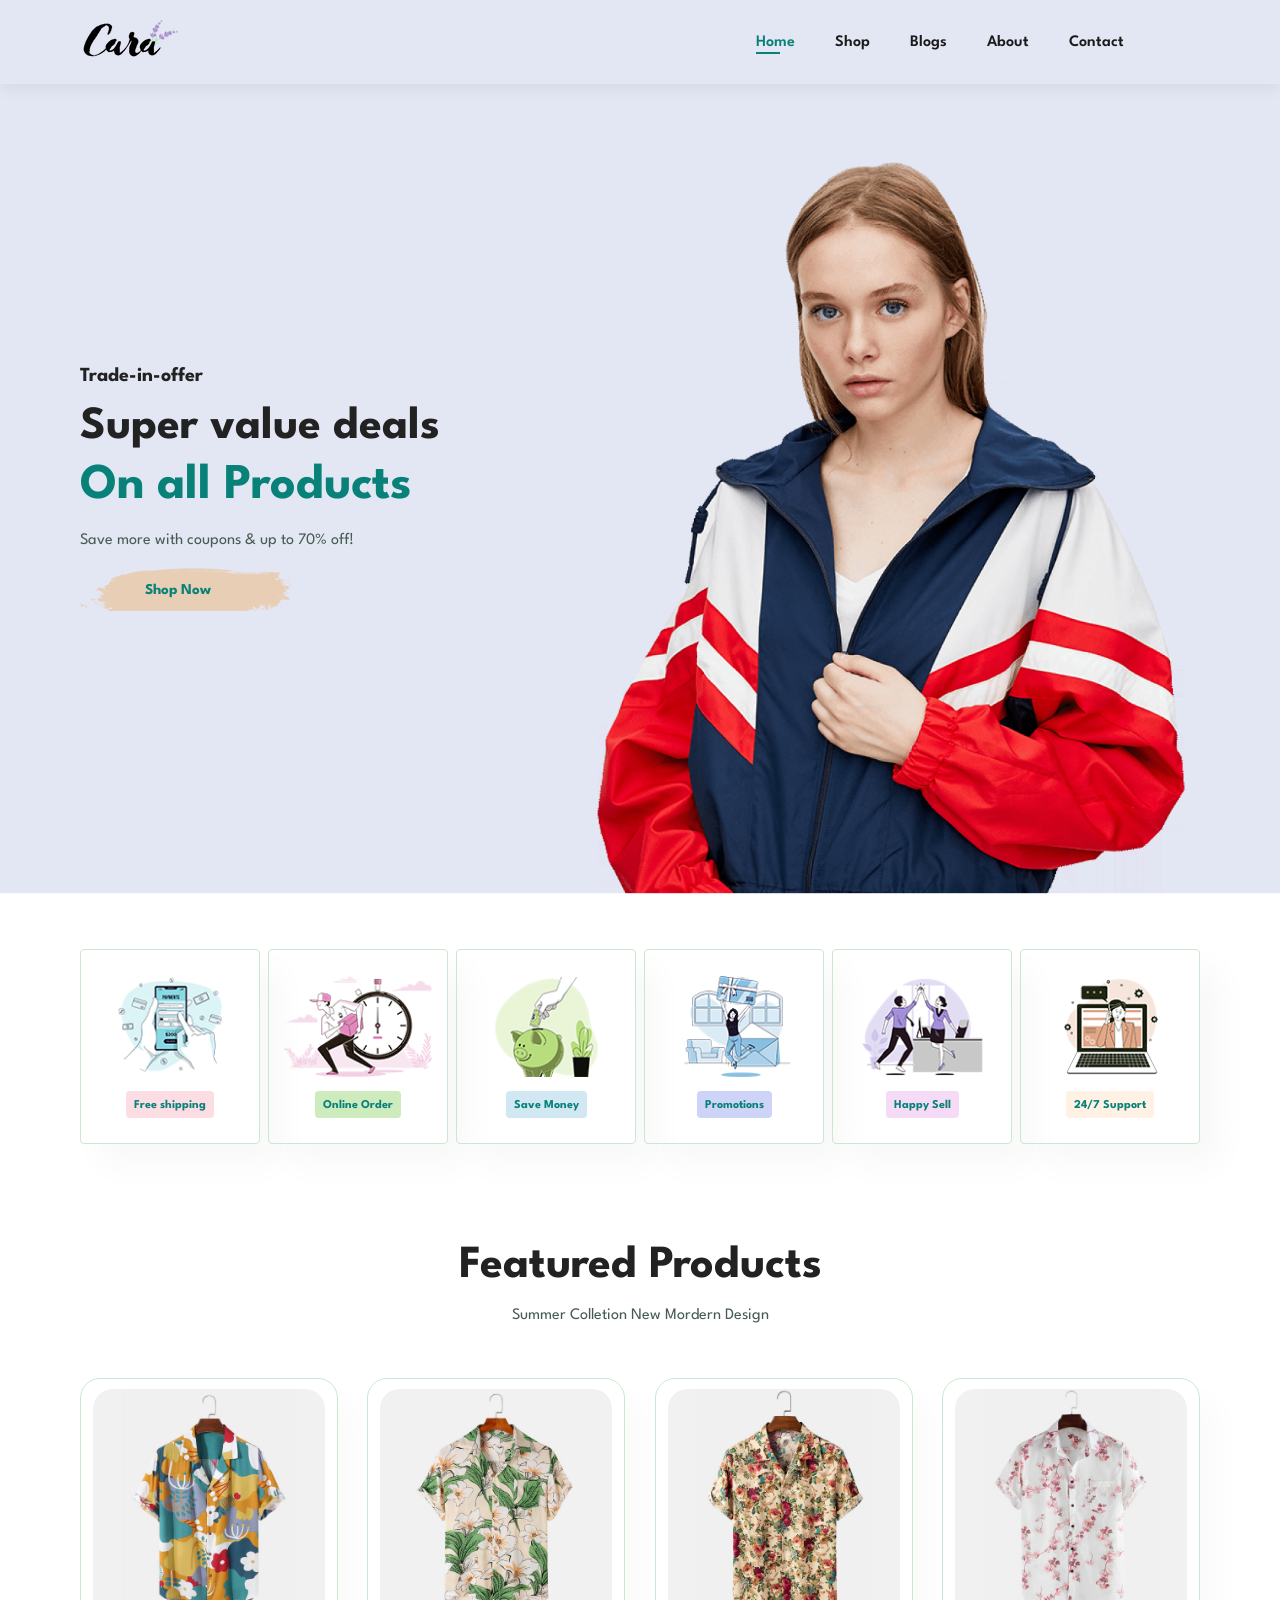
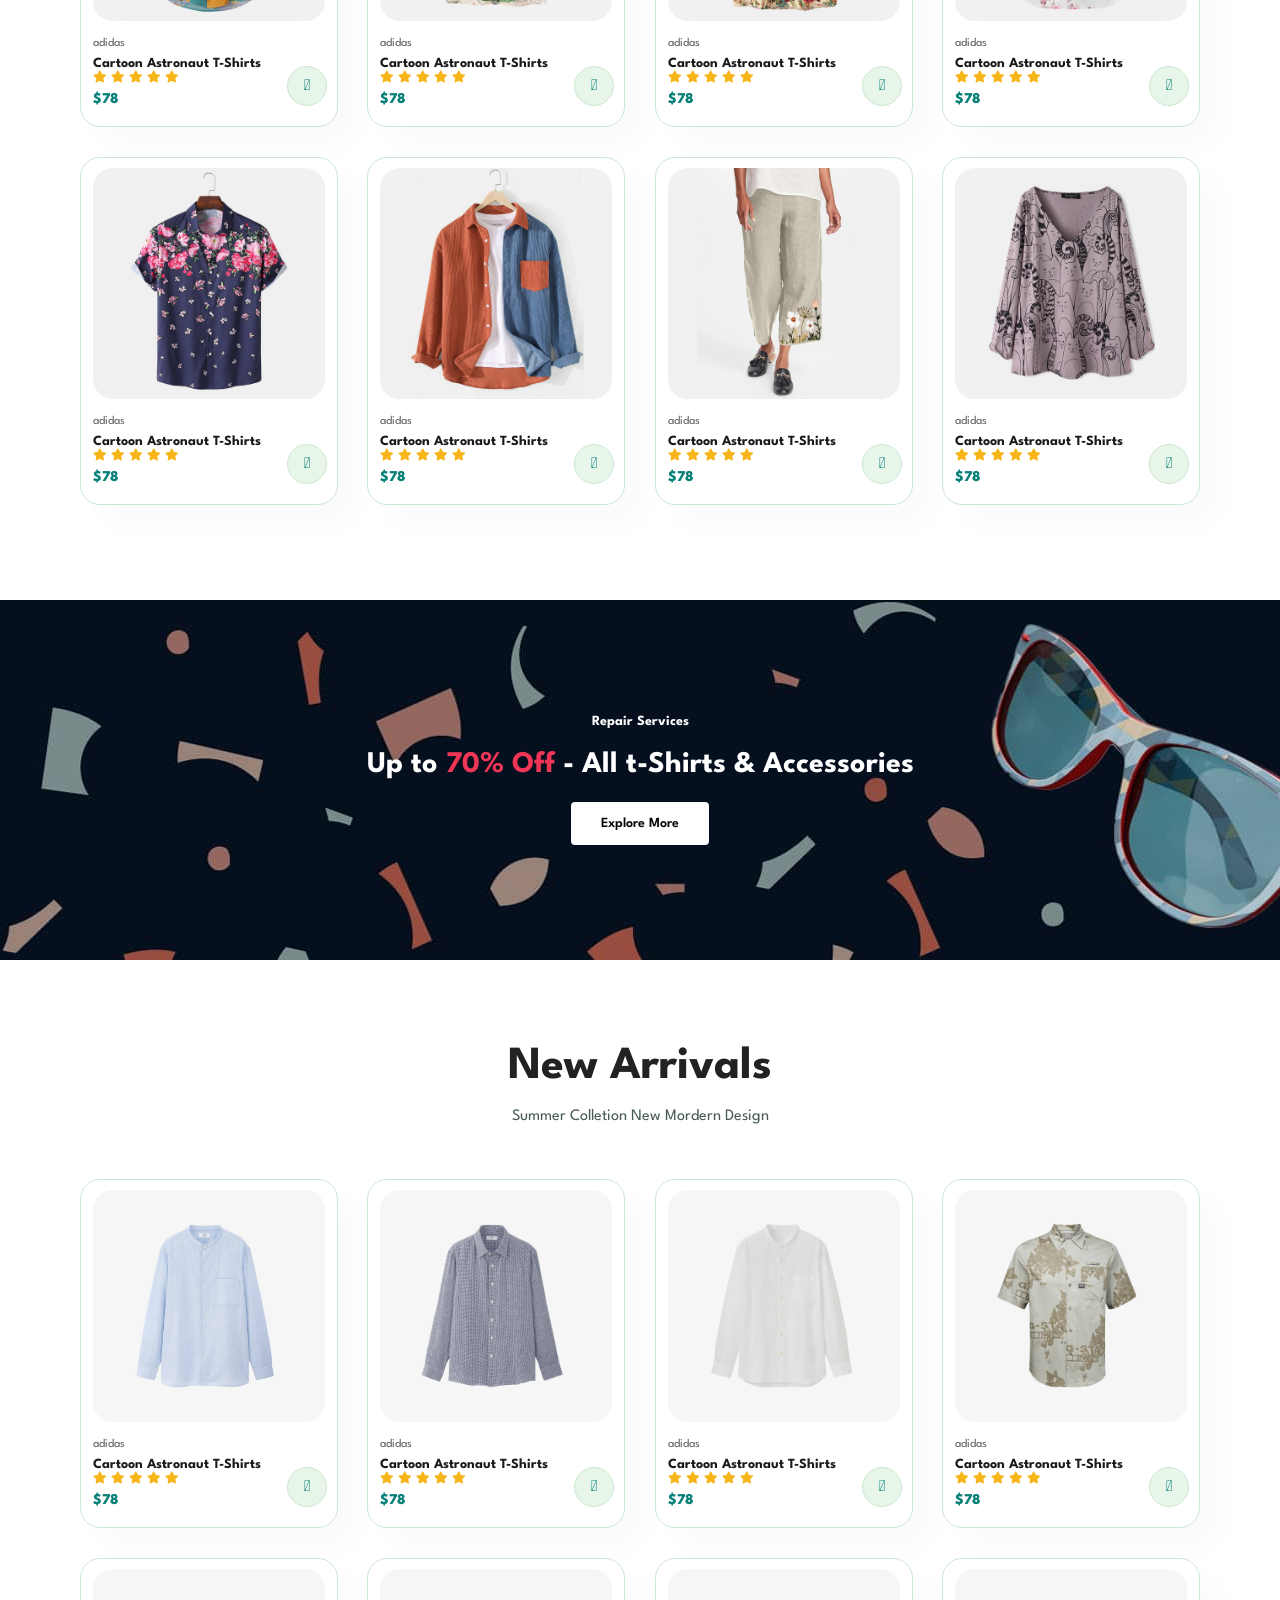
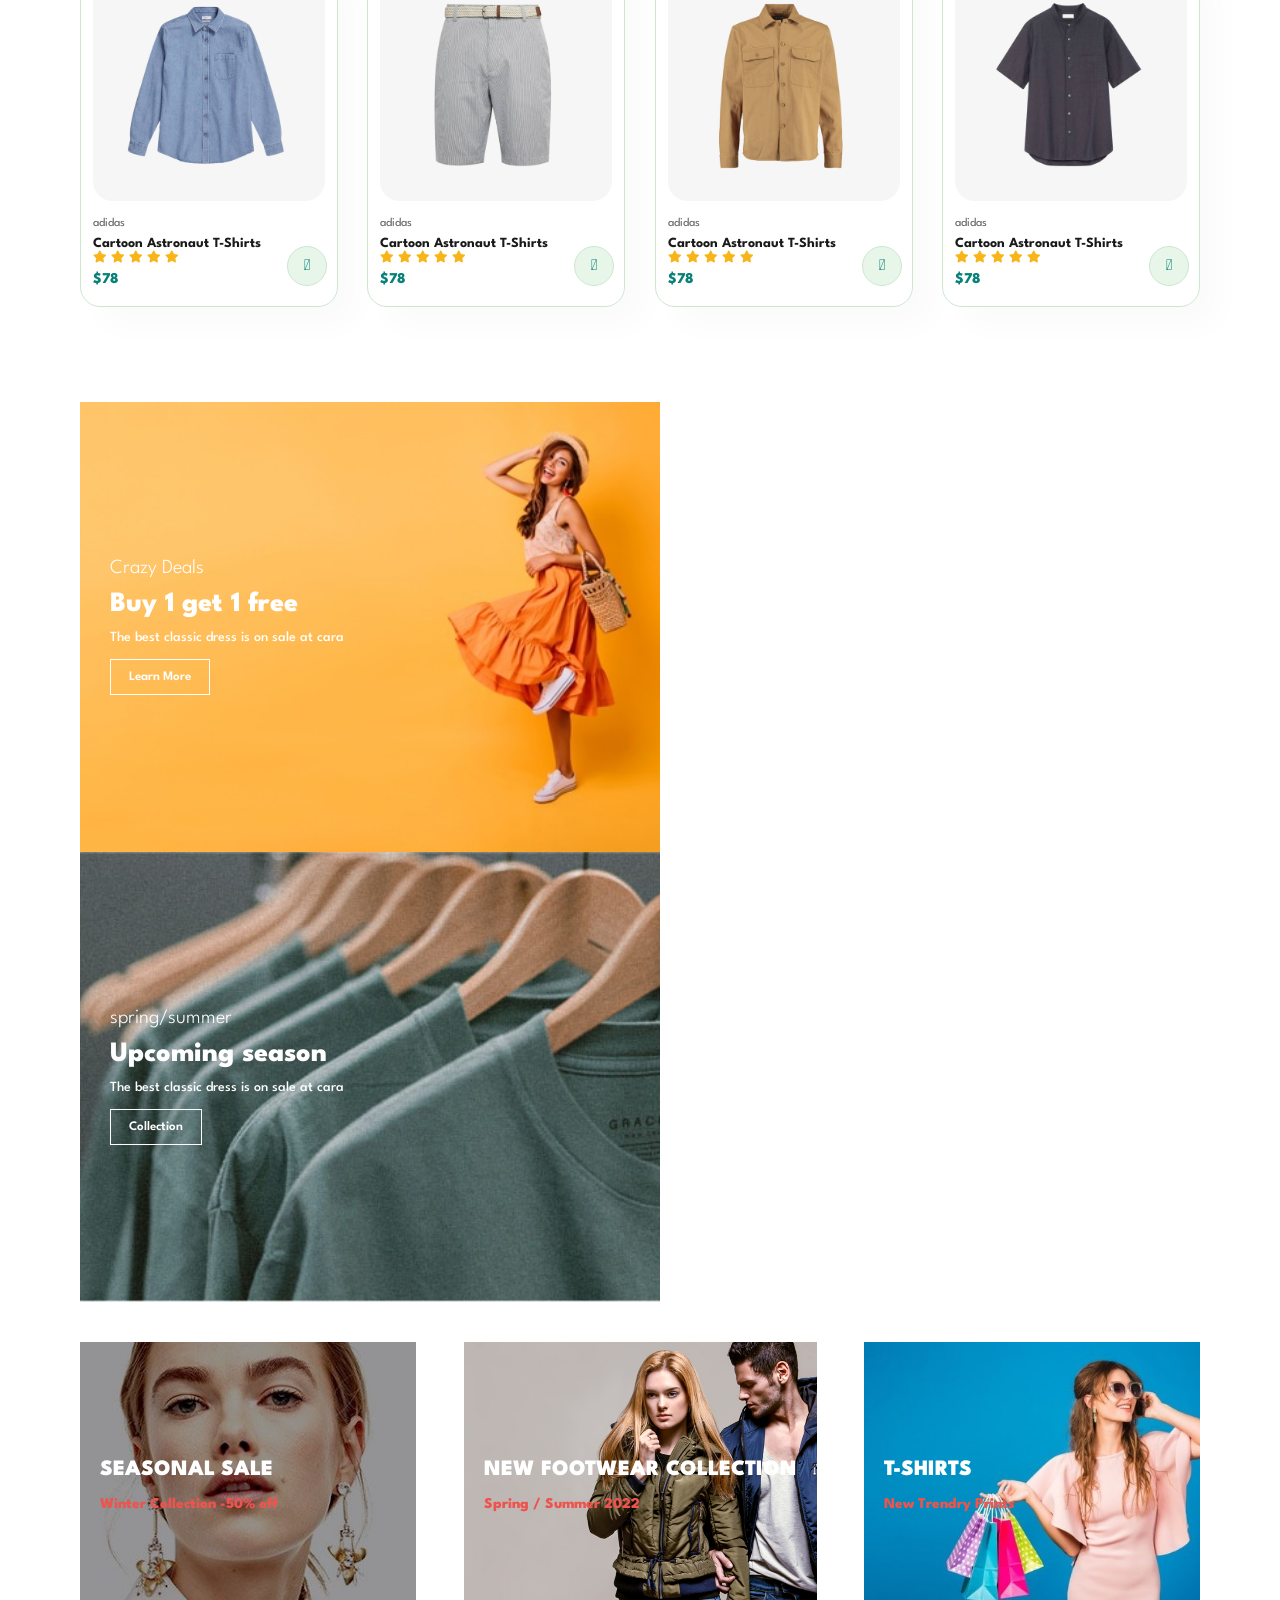
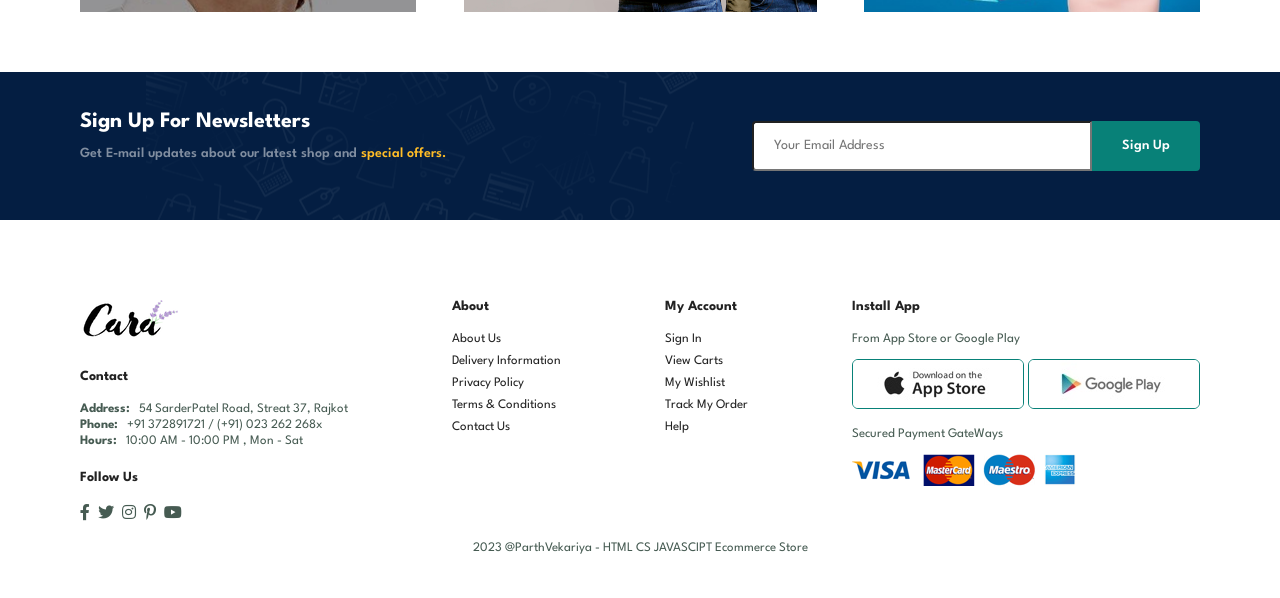
<file: index.html>
<!DOCTYPE html>
<html lang="en">
<head>
    <meta charset="UTF-8">
    <meta http-equiv="X-UA-Compatible" content="IE=edge">
    <meta name="viewport" content="width=device-width, initial-scale=1.0">
    <title>Ecommerce WebStore</title>
    <link rel="stylesheet" href="style.css">
    <link rel="stylesheet" href="https://pro.fontawesome.com/releases/v5.10.0/css/all.css" />
</head>
<body>
    
<!-- navbar start -->
    <section id="header">
        <a href="#"><img src="./img/logo.png" class="logo" alt=""></a>
        <div>
            <ul id="navbar">
                <li><a href="index.html" class="active">Home</a></li>
                <li><a href="shop.html">Shop</a></li>
                <li><a href="blog.html">Blogs</a></li>
                <li><a href="about.html">About</a></li>
                <li><a href="contact.html">Contact</a></li>
                <li id="lg-bag"><a href="cart.html"><i class="far fa-shopping-bag"></i></a></li>
                <a href="#" id="close"><i class="far fa-times"></i></a>
            </ul>
        </div>
        <div id="mobile">
            <a href="cart.html"><i class="far fa-shopping-bag"></i></a>
            <i id="bar" class="fas fa-outdent"></i>
        </div>
    </section>
<!-- navbar end -->

    <section id="hero">
        <h4>Trade-in-offer</h4>
        <h2>Super value deals</h2>
        <h1>On all Products</h1>
        <p>Save more with coupons & up to 70% off! </p>
        <button>Shop Now</button>
    </section>
    
    <section id="feature" class="section-p1">
        <div class="fe-box">
            <img src="img/features/f1.png" alt="">
            <h6>Free shipping</h6>
        </div>
        <div class="fe-box">
            <img src="img/features/f2.png" alt="">
            <h6>Online Order</h6>
        </div>
        <div class="fe-box">
            <img src="img/features/f3.png" alt="">
            <h6>Save Money</h6>
        </div>
        <div class="fe-box">
            <img src="img/features/f4.png" alt="">
            <h6>Promotions</h6>
        </div>
        <div class="fe-box">
            <img src="img/features/f5.png" alt="">
            <h6>Happy Sell</h6>
        </div>
        <div class="fe-box">
            <img src="img/features/f6.png" alt="">
            <h6>24/7 Support</h6>
        </div>
    </section>

    <section id="product1" class="section-p1">
        <h2>Featured Products</h2>
        <p>Summer Colletion New Mordern Design</p>
        <div class="pro-container">
            <div class="pro" onclick="window.location.href='sproduct1.html' ">
                <img src="img/products/f1.jpg" alt="">
                <div class="des">
                    <span>adidas</span>
                    <h5>Cartoon Astronaut T-Shirts</h5>
                    <div class="star">
                        <i class="fas fa-star"></i>
                        <i class="fas fa-star"></i>
                        <i class="fas fa-star"></i>
                        <i class="fas fa-star"></i>
                        <i class="fas fa-star"></i>
                    </div>
                    <h4>$78</h4>
                </div>
                <a href="#"><i class="fal fa-shopping-cart cart"></i></a>
            </div>
            <div class="pro" onclick="window.location.href='sproduct1.html' ">
                <img src="img/products/f2.jpg" alt="">
                <div class="des">
                    <span>adidas</span>
                    <h5>Cartoon Astronaut T-Shirts</h5>
                    <div class="star">
                        <i class="fas fa-star"></i>
                        <i class="fas fa-star"></i>
                        <i class="fas fa-star"></i>
                        <i class="fas fa-star"></i>
                        <i class="fas fa-star"></i>
                    </div>
                    <h4>$78</h4>
                </div>
                <a href="#"><i class="fal fa-shopping-cart cart"></i></a>
            </div>
            <div class="pro" onclick="window.location.href='sproduct1.html' ">
                <img src="img/products/f3.jpg" alt="">
                <div class="des">
                    <span>adidas</span>
                    <h5>Cartoon Astronaut T-Shirts</h5>
                    <div class="star">
                        <i class="fas fa-star"></i>
                        <i class="fas fa-star"></i>
                        <i class="fas fa-star"></i>
                        <i class="fas fa-star"></i>
                        <i class="fas fa-star"></i>
                    </div>
                    <h4>$78</h4>
                </div>
                <a href="#"><i class="fal fa-shopping-cart cart"></i></a>
            </div>
            <div class="pro" onclick="window.location.href='sproduct1.html' ">
                <img src="img/products/f4.jpg" alt="">
                <div class="des">
                    <span>adidas</span>
                    <h5>Cartoon Astronaut T-Shirts</h5>
                    <div class="star">
                        <i class="fas fa-star"></i>
                        <i class="fas fa-star"></i>
                        <i class="fas fa-star"></i>
                        <i class="fas fa-star"></i>
                        <i class="fas fa-star"></i>
                    </div>
                    <h4>$78</h4>
                </div>
                <a href="#"><i class="fal fa-shopping-cart cart"></i></a>
            </div>
            <div class="pro" onclick="window.location.href='sproduct2.html' ">
                <img src="img/products/f5.jpg" alt="">
                <div class="des">
                    <span>adidas</span>
                    <h5>Cartoon Astronaut T-Shirts</h5>
                    <div class="star">
                        <i class="fas fa-star"></i>
                        <i class="fas fa-star"></i>
                        <i class="fas fa-star"></i>
                        <i class="fas fa-star"></i>
                        <i class="fas fa-star"></i>
                    </div>
                    <h4>$78</h4>
                </div>
                <a href="#"><i class="fal fa-shopping-cart cart"></i></a>
            </div>
            <div class="pro" onclick="window.location.href='sproduct2.html' ">
                <img src="img/products/f6.jpg" alt="">
                <div class="des">
                    <span>adidas</span>
                    <h5>Cartoon Astronaut T-Shirts</h5>
                    <div class="star">
                        <i class="fas fa-star"></i>
                        <i class="fas fa-star"></i>
                        <i class="fas fa-star"></i>
                        <i class="fas fa-star"></i>
                        <i class="fas fa-star"></i>
                    </div>
                    <h4>$78</h4>
                </div>
                <a href="#"><i class="fal fa-shopping-cart cart"></i></a>
            </div>
            <div class="pro" onclick="window.location.href='sproduct2.html' ">
                <img src="img/products/f7.jpg" alt="">
                <div class="des">
                    <span>adidas</span>
                    <h5>Cartoon Astronaut T-Shirts</h5>
                    <div class="star">
                        <i class="fas fa-star"></i>
                        <i class="fas fa-star"></i>
                        <i class="fas fa-star"></i>
                        <i class="fas fa-star"></i>
                        <i class="fas fa-star"></i>
                    </div>
                    <h4>$78</h4>
                </div>
                <a href="#"><i class="fal fa-shopping-cart cart"></i></a>
            </div>
            <div class="pro" onclick="window.location.href='sproduct2.html' ">
                <img src="img/products/f8.jpg" alt="">
                <div class="des">
                    <span>adidas</span>
                    <h5>Cartoon Astronaut T-Shirts</h5>
                    <div class="star">
                        <i class="fas fa-star"></i>
                        <i class="fas fa-star"></i>
                        <i class="fas fa-star"></i>
                        <i class="fas fa-star"></i>
                        <i class="fas fa-star"></i>
                    </div>
                    <h4>$78</h4>
                </div>
                <a href="#"><i class="fal fa-shopping-cart cart"></i></a>
            </div>

        </div>
    </section>

    <section id="banner" class="section-m1">
        <h4>Repair Services</h4>
        <h2>Up to <span>70% Off</span> - All t-Shirts & Accessories</h2>
        <button class="normal">Explore More</button>
    </section>

    <section id="product1" class="section-p1">
        <h2>New Arrivals</h2>
        <p>Summer Colletion New Mordern Design</p>
        <div class="pro-container">
            <div class="pro" onclick="window.location.href='sproduct3.html' ">
                <img src="img/products/n1.jpg" alt="">
                <div class="des">
                    <span>adidas</span>
                    <h5>Cartoon Astronaut T-Shirts</h5>
                    <div class="star">
                        <i class="fas fa-star"></i>
                        <i class="fas fa-star"></i>
                        <i class="fas fa-star"></i>
                        <i class="fas fa-star"></i>
                        <i class="fas fa-star"></i>
                    </div>
                    <h4>$78</h4>
                </div>
                <a href="#"><i class="fal fa-shopping-cart cart"></i></a>
            </div>
            <div class="pro" onclick="window.location.href='sproduct3.html' ">
                <img src="img/products/n2.jpg" alt="">
                <div class="des">
                    <span>adidas</span>
                    <h5>Cartoon Astronaut T-Shirts</h5>
                    <div class="star">
                        <i class="fas fa-star"></i>
                        <i class="fas fa-star"></i>
                        <i class="fas fa-star"></i>
                        <i class="fas fa-star"></i>
                        <i class="fas fa-star"></i>
                    </div>
                    <h4>$78</h4>
                </div>
                <a href="#"><i class="fal fa-shopping-cart cart"></i></a>
            </div>
            <div class="pro" onclick="window.location.href='sproduct3.html' ">
                <img src="img/products/n3.jpg" alt="">
                <div class="des">
                    <span>adidas</span>
                    <h5>Cartoon Astronaut T-Shirts</h5>
                    <div class="star">
                        <i class="fas fa-star"></i>
                        <i class="fas fa-star"></i>
                        <i class="fas fa-star"></i>
                        <i class="fas fa-star"></i>
                        <i class="fas fa-star"></i>
                    </div>
                    <h4>$78</h4>
                </div>
                <a href="#"><i class="fal fa-shopping-cart cart"></i></a>
            </div>
            <div class="pro" onclick="window.location.href='sproduct3.html' ">
                <img src="img/products/n4.jpg" alt="">
                <div class="des">
                    <span>adidas</span>
                    <h5>Cartoon Astronaut T-Shirts</h5>
                    <div class="star">
                        <i class="fas fa-star"></i>
                        <i class="fas fa-star"></i>
                        <i class="fas fa-star"></i>
                        <i class="fas fa-star"></i>
                        <i class="fas fa-star"></i>
                    </div>
                    <h4>$78</h4>
                </div>
                <a href="#"><i class="fal fa-shopping-cart cart"></i></a>
            </div>
            <div class="pro" onclick="window.location.href='sproduct4.html' ">
                <img src="img/products/n5.jpg" alt="">
                <div class="des">
                    <span>adidas</span>
                    <h5>Cartoon Astronaut T-Shirts</h5>
                    <div class="star">
                        <i class="fas fa-star"></i>
                        <i class="fas fa-star"></i>
                        <i class="fas fa-star"></i>
                        <i class="fas fa-star"></i>
                        <i class="fas fa-star"></i>
                    </div>
                    <h4>$78</h4>
                </div>
                <a href="#"><i class="fal fa-shopping-cart cart"></i></a>
            </div>
            <div class="pro" onclick="window.location.href='sproduct4.html' ">
                <img src="img/products/n6.jpg" alt="">
                <div class="des">
                    <span>adidas</span>
                    <h5>Cartoon Astronaut T-Shirts</h5>
                    <div class="star">
                        <i class="fas fa-star"></i>
                        <i class="fas fa-star"></i>
                        <i class="fas fa-star"></i>
                        <i class="fas fa-star"></i>
                        <i class="fas fa-star"></i>
                    </div>
                    <h4>$78</h4>
                </div>
                <a href="#"><i class="fal fa-shopping-cart cart"></i></a>
            </div>
            <div class="pro" onclick="window.location.href='sproduct4.html' ">
                <img src="img/products/n7.jpg" alt="">
                <div class="des">
                    <span>adidas</span>
                    <h5>Cartoon Astronaut T-Shirts</h5>
                    <div class="star">
                        <i class="fas fa-star"></i>
                        <i class="fas fa-star"></i>
                        <i class="fas fa-star"></i>
                        <i class="fas fa-star"></i>
                        <i class="fas fa-star"></i>
                    </div>
                    <h4>$78</h4>
                </div>
                <a href="#"><i class="fal fa-shopping-cart cart"></i></a>
            </div>
            <div class="pro" onclick="window.location.href='sproduct4.html' ">
                <img src="img/products/n8.jpg" alt="">
                <div class="des">
                    <span>adidas</span>
                    <h5>Cartoon Astronaut T-Shirts</h5>
                    <div class="star">
                        <i class="fas fa-star"></i>
                        <i class="fas fa-star"></i>
                        <i class="fas fa-star"></i>
                        <i class="fas fa-star"></i>
                        <i class="fas fa-star"></i>
                    </div>
                    <h4>$78</h4>
                </div>
                <a href="#"><i class="fal fa-shopping-cart cart"></i></a>
            </div>

        </div>
    </section>

    <section id="sm-banner" class="section-p1">
        <div class="banner-box">
            <h4>Crazy Deals</h4>
            <h2>Buy 1 get 1 free</h2>
            <span>The best classic dress is on sale at cara</span>
            <button class="white">Learn More</button>
        </div>
        <div class="banner-box banner-box2">
            <h4>spring/summer</h4>
            <h2>Upcoming season</h2>
            <span>The best classic dress is on sale at cara</span>
            <button class="white">Collection</button>
        </div>
    </section>

    <section id="banner3">
        <div class="banner-box">
            <h2>SEASONAL SALE</h2>
            <h3>Winter Collection -50% off</h3>
        </div>
        <div class="banner-box banner-box2">
            <h2>NEW FOOTWEAR COLLECTION</h2>
            <h3>Spring / Summer 2022</h3>
        </div>
        <div class="banner-box banner-box3">
            <h2>T-SHIRTS</h2>
            <h3>New Trendry Prints</h3>
        </div>
    </section>

    <section id="newsletter" class="section-p1 section-m1">
        <div class="newstext">
            <h4>Sign Up For Newsletters</h4>
            <p>Get E-mail updates about our latest shop and <span>special offers.</span></p>
        </div>
        <div class="form">
            <input type="text" placeholder="Your Email Address">
            <button class="normal">Sign Up</button>
        </div>
    </section>

    <footer class="section-p1">
        <div class="col">
            <img class="logo" src="img/logo.png" alt="">
            <h4>Contact</h4>
            <p><strong>Address: </strong>&nbsp; 54 SarderPatel Road, Streat 37, Rajkot</p>
            <p><strong>Phone: </strong>&nbsp; +91 372891721 / (+91) 023 262 268x</p>
            <p><strong>Hours: </strong>&nbsp; 10:00 AM - 10:00 PM , Mon - Sat</p>
            <div class="follow">
                <h4>Follow Us</h4>
                <div class="icon">
                    <i class="fab fa-facebook-f"></i>
                    <i class="fab fa-twitter"></i>
                    <i class="fab fa-instagram"></i>
                    <i class="fab fa-pinterest-p"></i>
                    <i class="fab fa-youtube"></i>
                </div>
            </div>
        </div>
        <div class="col">
            <h4>About</h4>
            <a href="#">About Us</a>
            <a href="#">Delivery Information</a>
            <a href="#">Privacy Policy</a>
            <a href="#">Terms & Conditions</a>
            <a href="#">Contact Us</a>
        </div>
        <div class="col">
            <h4>My Account</h4>
            <a href="#">Sign In</a>
            <a href="#">View Carts</a>
            <a href="#">My Wishlist</a>
            <a href="#">Track My Order</a>
            <a href="#">Help</a>
        </div>
        <div class="col install">
            <h4>Install App</h4>
            <p>From App Store or Google Play</p>
            <div class="row">
                <img src="img/pay/app.jpg" alt="">
                <img src="img/pay/play.jpg" alt="">
            </div>
            <p>Secured Payment GateWays</p>
            <img src="img/pay/pay.png" alt="">
        </div>
        <div class="copyrite">
            <p>2023 @ParthVekariya - HTML CS JAVASCIPT Ecommerce Store</p>
        </div>
    </footer>

    <script src="script.js"></script>
</body>
</html>
</file>
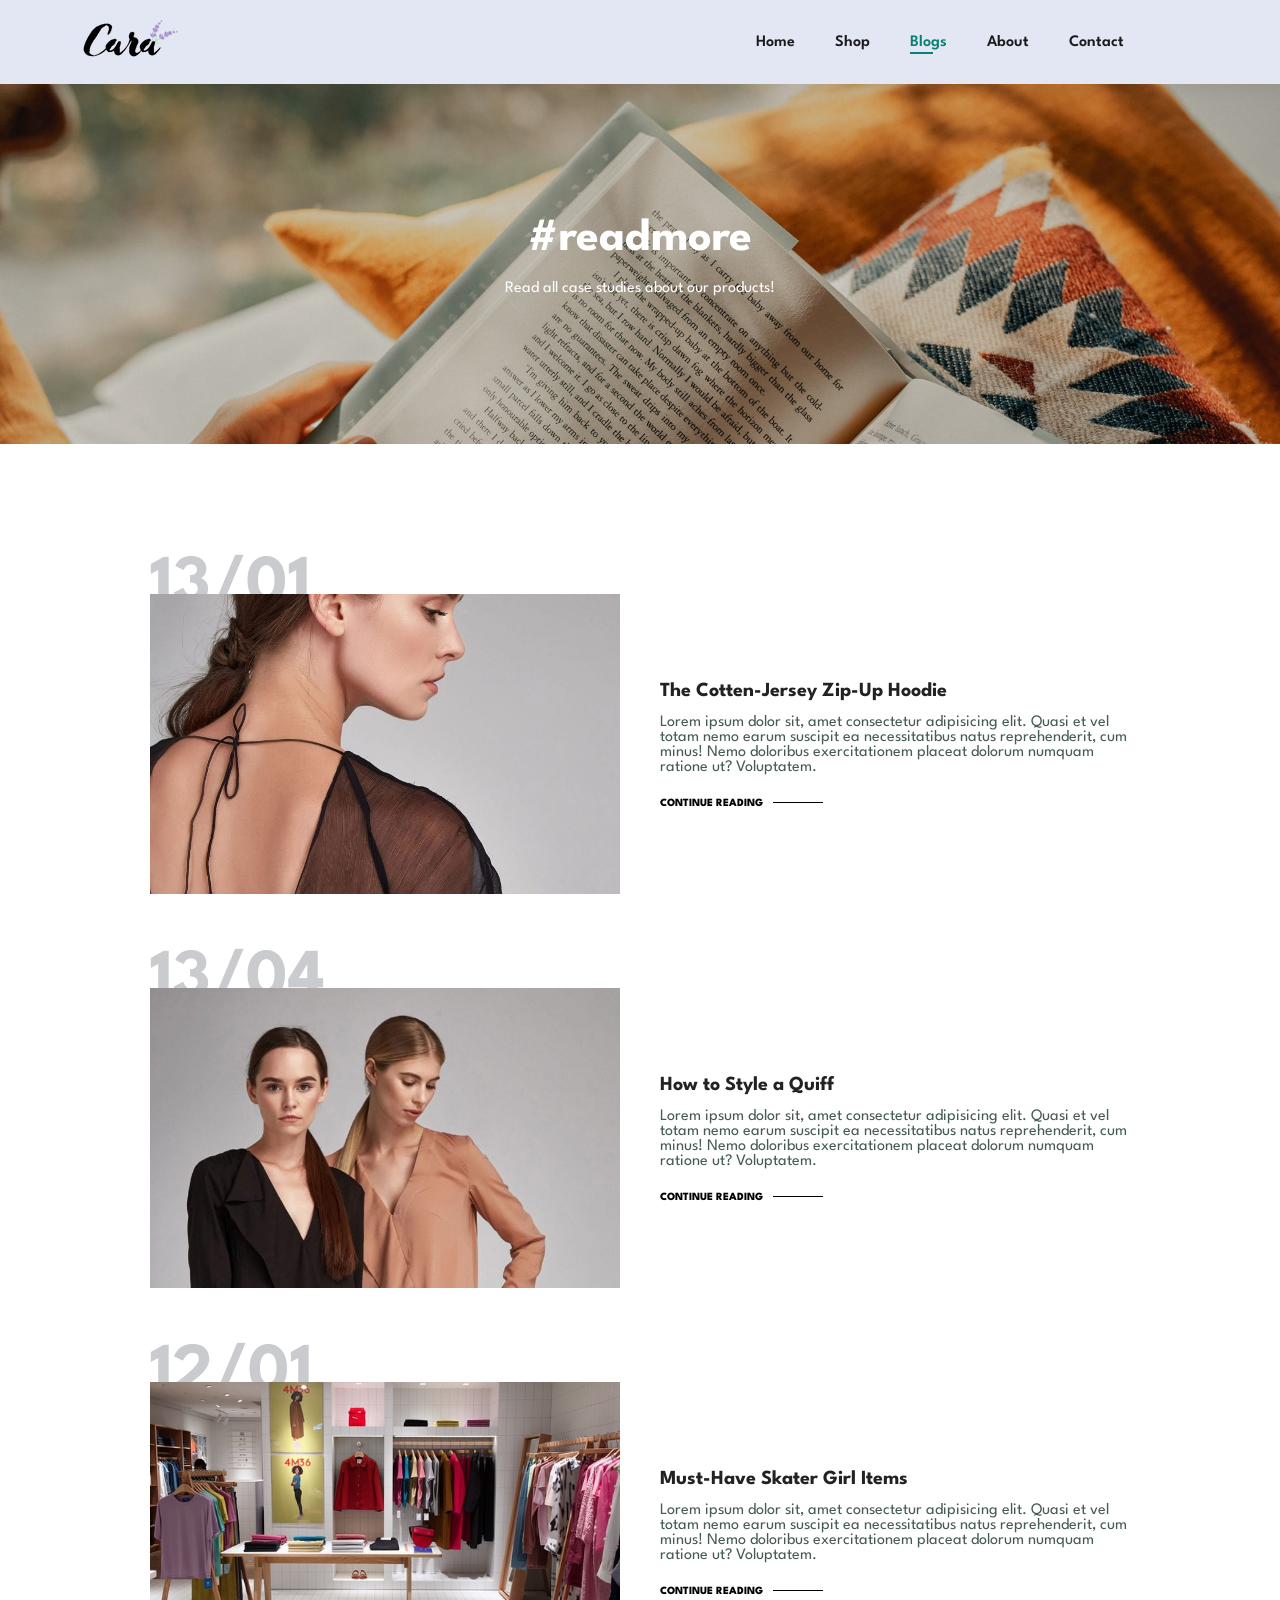
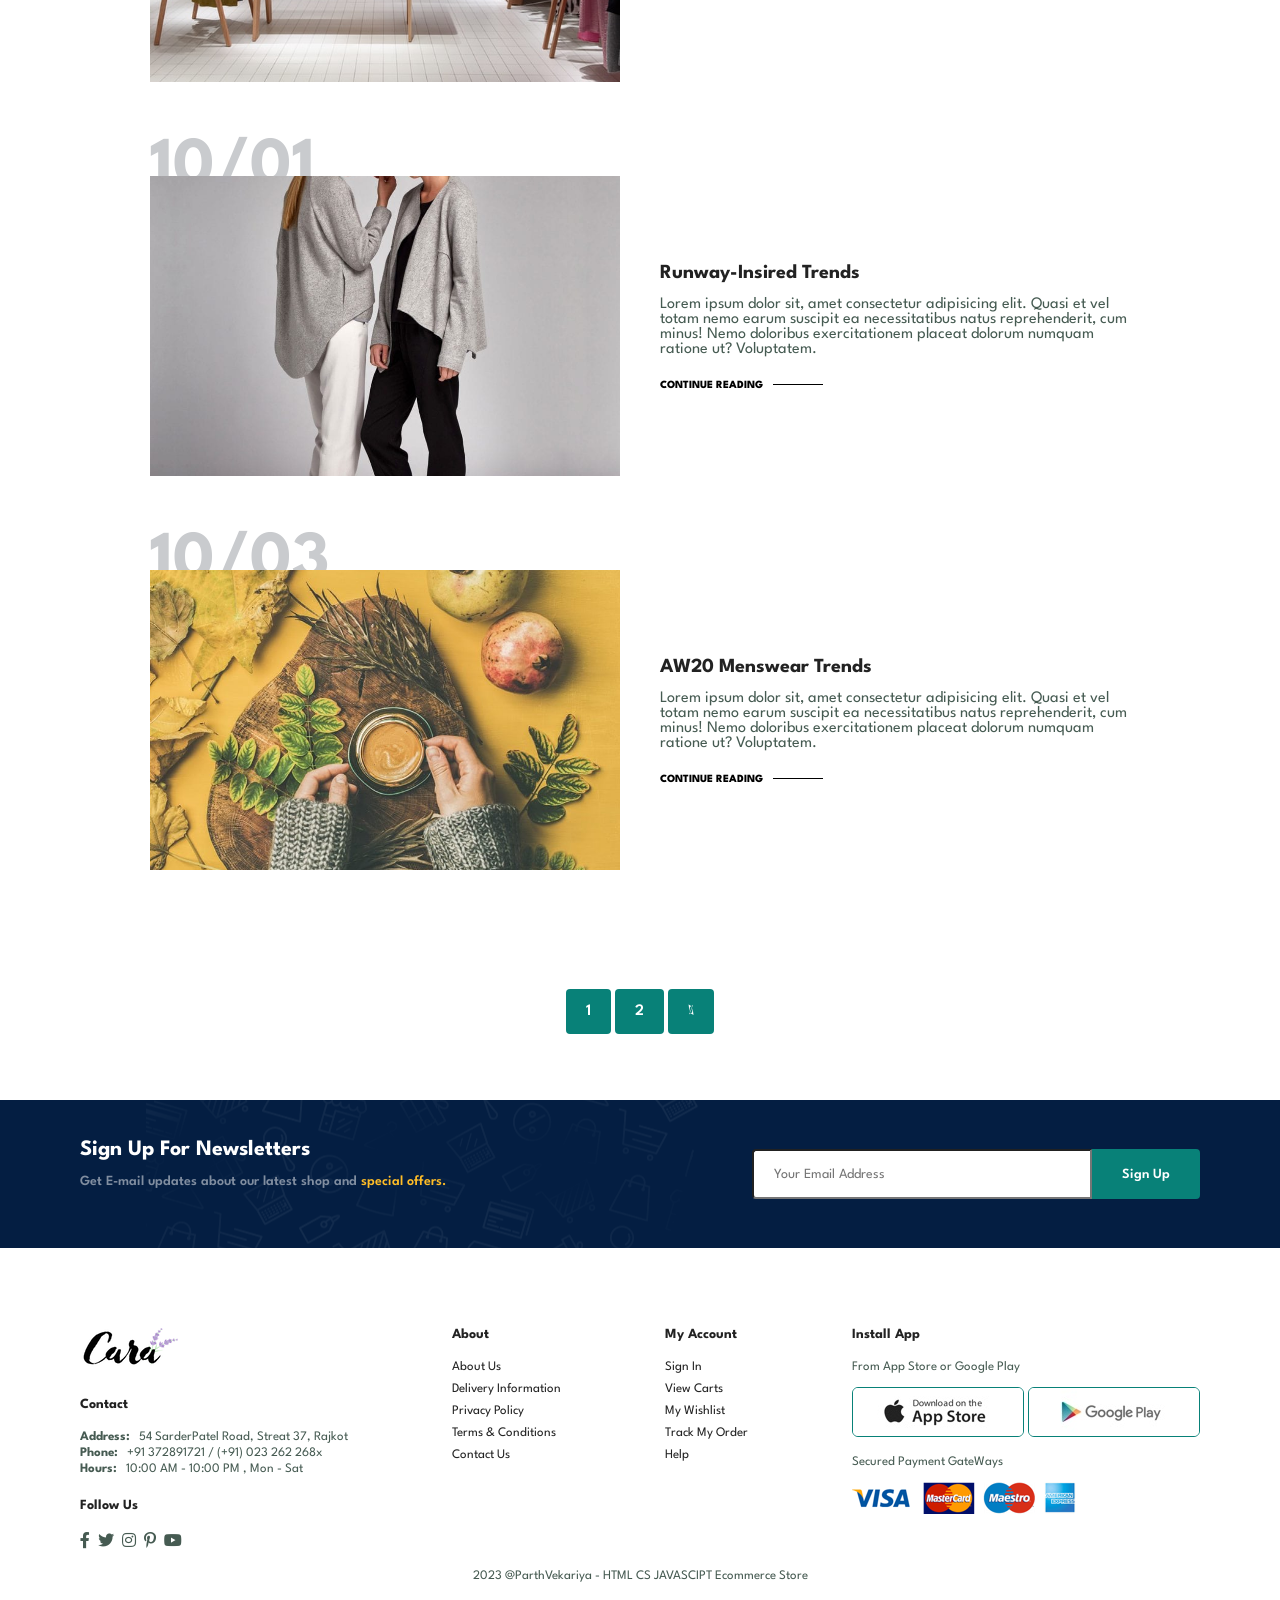
<file: blog.html>
<!DOCTYPE html>
<html lang="en">
<head>
    <meta charset="UTF-8">
    <meta http-equiv="X-UA-Compatible" content="IE=edge">
    <meta name="viewport" content="width=device-width, initial-scale=1.0">
    <title>Ecommerce WebStore</title>
    <link rel="stylesheet" href="style.css">
    <link rel="stylesheet" href="https://pro.fontawesome.com/releases/v5.10.0/css/all.css" />
</head>
<body>
    
<!-- navbar start -->
    <section id="header">
        <a href="#"><img src="./img/logo.png" class="logo" alt=""></a>
        <div>
            <ul id="navbar">
                <li><a href="index.html">Home</a></li>
                <li><a href="shop.html">Shop</a></li>
                <li><a href="blog.html" class="active">Blogs</a></li>
                <li><a href="about.html">About</a></li>
                <li><a href="contact.html">Contact</a></li>
                <li id="lg-bag"><a href="cart.html"><i class="far fa-shopping-bag"></i></a></li>
                <a href="#" id="close"><i class="far fa-times"></i></a>
            </ul>
        </div>
        <div id="mobile">
            <a href="cart.html"><i class="far fa-shopping-bag"></i></a>
            <i id="bar" class="fas fa-outdent"></i>
        </div>
    </section>
<!-- navbar end -->

    <section id="page-header" class="blog-header">
        <h2>#readmore</h2>
        <p>Read all case studies about our products! </p>
    </section>

    <section id="blog">
        <div class="blog-box">
            <div class="blog-img">
                <img src="img/blog/b1.jpg" alt="">
            </div>
            <div class="blog-detail">
                <h4>The Cotten-Jersey Zip-Up Hoodie</h4>
                <p>Lorem ipsum dolor sit, amet consectetur adipisicing elit. Quasi et vel totam nemo earum suscipit ea necessitatibus natus reprehenderit, cum minus! Nemo doloribus exercitationem placeat dolorum numquam ratione ut? Voluptatem.</p>
                <a href="#">CONTINUE READING</a>
            </div>
            <h1>13/01</h1>
        </div>
        <div class="blog-box">
            <div class="blog-img">
                <img src="img/blog/b2.jpg" alt="">
            </div>
            <div class="blog-detail">
                <h4>How to Style a Quiff</h4>
                <p>Lorem ipsum dolor sit, amet consectetur adipisicing elit. Quasi et vel totam nemo earum suscipit ea necessitatibus natus reprehenderit, cum minus! Nemo doloribus exercitationem placeat dolorum numquam ratione ut? Voluptatem.</p>
                <a href="#">CONTINUE READING</a>
            </div>
            <h1>13/04</h1>
        </div>
        <div class="blog-box">
            <div class="blog-img">
                <img src="img/blog/b3.jpg" alt="">
            </div>
            <div class="blog-detail">
                <h4>Must-Have Skater Girl Items</h4>
                <p>Lorem ipsum dolor sit, amet consectetur adipisicing elit. Quasi et vel totam nemo earum suscipit ea necessitatibus natus reprehenderit, cum minus! Nemo doloribus exercitationem placeat dolorum numquam ratione ut? Voluptatem.</p>
                <a href="#">CONTINUE READING</a>
            </div>
            <h1>12/01</h1>
        </div>
        <div class="blog-box">
            <div class="blog-img">
                <img src="img/blog/b4.jpg" alt="">
            </div>
            <div class="blog-detail">
                <h4>Runway-Insired Trends</h4>
                <p>Lorem ipsum dolor sit, amet consectetur adipisicing elit. Quasi et vel totam nemo earum suscipit ea necessitatibus natus reprehenderit, cum minus! Nemo doloribus exercitationem placeat dolorum numquam ratione ut? Voluptatem.</p>
                <a href="#">CONTINUE READING</a>
            </div>
            <h1>10/01</h1>
        </div>
        <div class="blog-box">
            <div class="blog-img">
                <img src="img/blog/b6.jpg" alt="">
            </div>
            <div class="blog-detail">
                <h4>AW20 Menswear Trends</h4>
                <p>Lorem ipsum dolor sit, amet consectetur adipisicing elit. Quasi et vel totam nemo earum suscipit ea necessitatibus natus reprehenderit, cum minus! Nemo doloribus exercitationem placeat dolorum numquam ratione ut? Voluptatem.</p>
                <a href="#">CONTINUE READING</a>
            </div>
            <h1>10/03</h1>
        </div>
    </section>

    <section id="pagination" class="section-p1">
        <a href="#">1</a>
        <a href="#">2</a>
        <a href="#"><i class="fal fa-long-arrow-alt-right"></i></a>
    </section>

    <section id="newsletter" class="section-p1 section-m1">
        <div class="newstext">
            <h4>Sign Up For Newsletters</h4>
            <p>Get E-mail updates about our latest shop and <span>special offers.</span></p>
        </div>
        <div class="form">
            <input type="text" placeholder="Your Email Address">
            <button class="normal">Sign Up</button>
        </div>
    </section>

    <footer class="section-p1">
        <div class="col">
            <img class="logo" src="img/logo.png" alt="">
            <h4>Contact</h4>
            <p><strong>Address: </strong>&nbsp; 54 SarderPatel Road, Streat 37, Rajkot</p>
            <p><strong>Phone: </strong>&nbsp; +91 372891721 / (+91) 023 262 268x</p>
            <p><strong>Hours: </strong>&nbsp; 10:00 AM - 10:00 PM , Mon - Sat</p>
            <div class="follow">
                <h4>Follow Us</h4>
                <div class="icon">
                    <i class="fab fa-facebook-f"></i>
                    <i class="fab fa-twitter"></i>
                    <i class="fab fa-instagram"></i>
                    <i class="fab fa-pinterest-p"></i>
                    <i class="fab fa-youtube"></i>
                </div>
            </div>
        </div>
        <div class="col">
            <h4>About</h4>
            <a href="#">About Us</a>
            <a href="#">Delivery Information</a>
            <a href="#">Privacy Policy</a>
            <a href="#">Terms & Conditions</a>
            <a href="#">Contact Us</a>
        </div>
        <div class="col">
            <h4>My Account</h4>
            <a href="#">Sign In</a>
            <a href="#">View Carts</a>
            <a href="#">My Wishlist</a>
            <a href="#">Track My Order</a>
            <a href="#">Help</a>
        </div>
        <div class="col install">
            <h4>Install App</h4>
            <p>From App Store or Google Play</p>
            <div class="row">
                <img src="img/pay/app.jpg" alt="">
                <img src="img/pay/play.jpg" alt="">
            </div>
            <p>Secured Payment GateWays</p>
            <img src="img/pay/pay.png" alt="">
        </div>
        <div class="copyrite">
            <p>2023 @ParthVekariya - HTML CS JAVASCIPT Ecommerce Store</p>
        </div>
    </footer>

    <script src="script.js"></script>
</body>
</html>
</file>
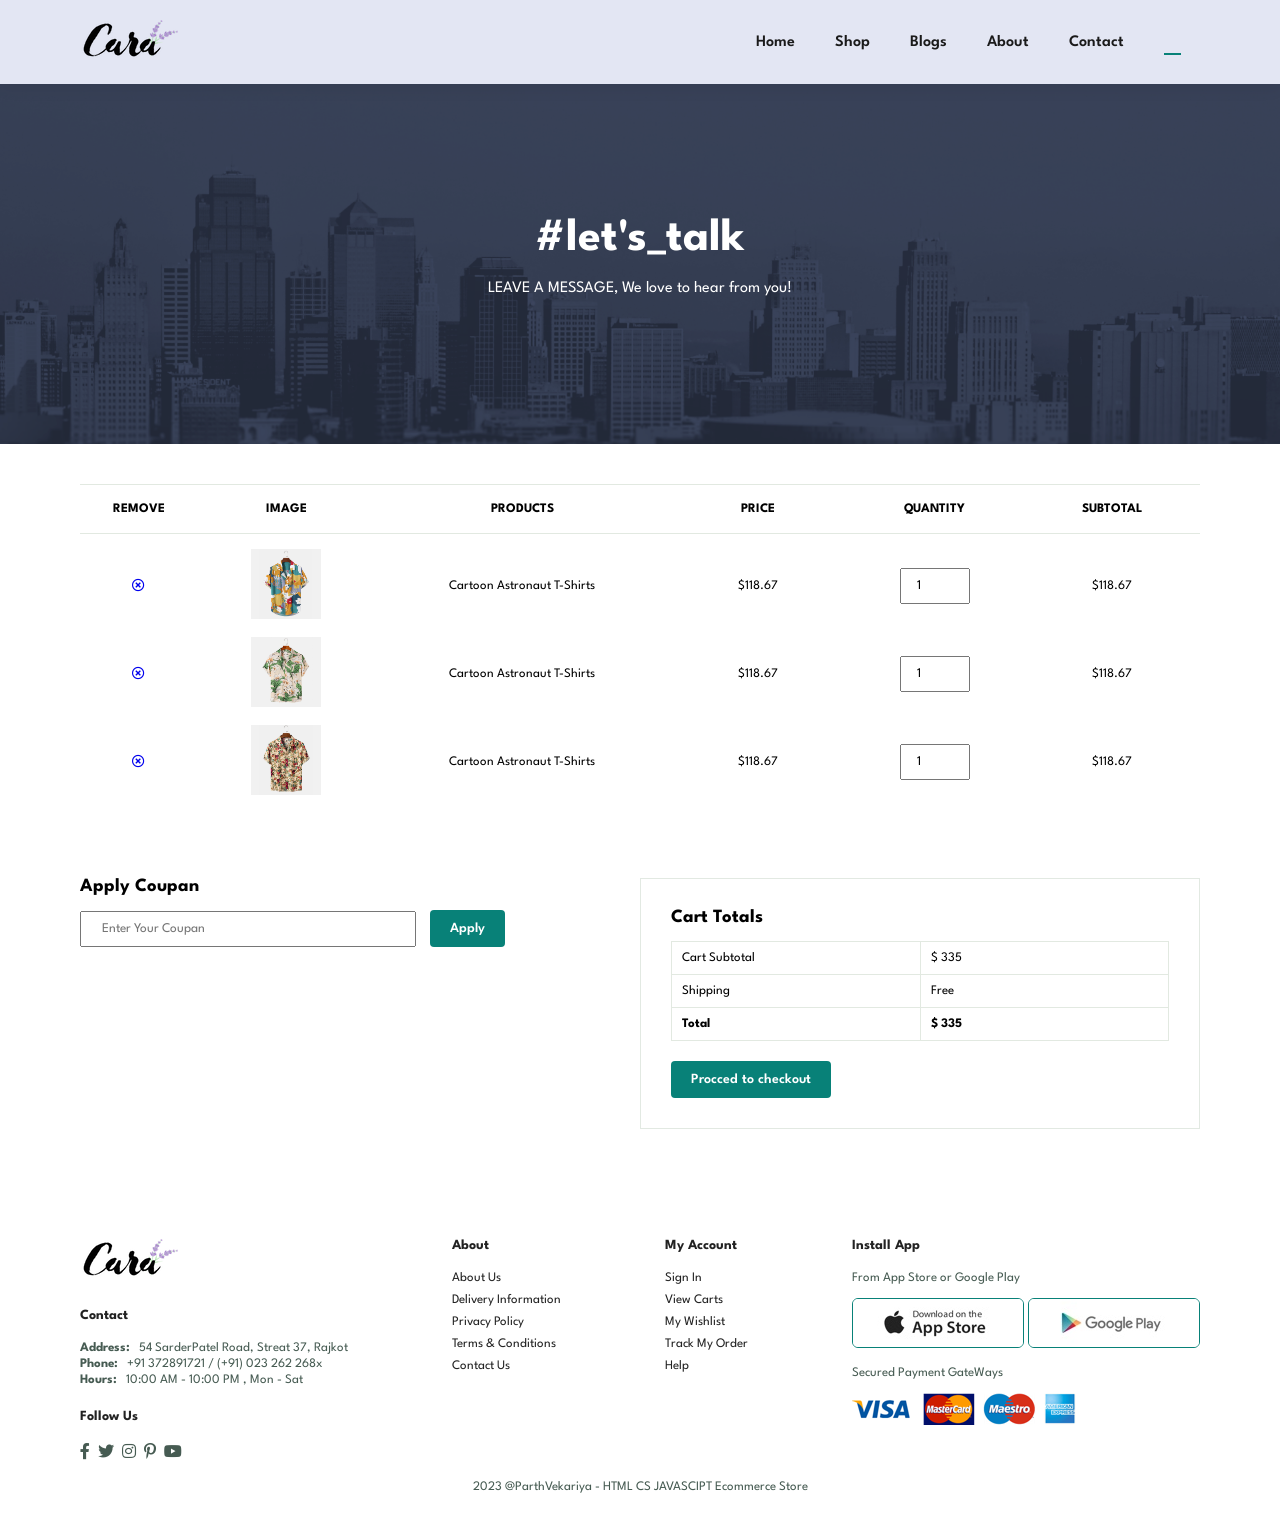
<file: cart.html>
<!DOCTYPE html>
<html lang="en">
<head>
    <meta charset="UTF-8">
    <meta http-equiv="X-UA-Compatible" content="IE=edge">
    <meta name="viewport" content="width=device-width, initial-scale=1.0">
    <title>Ecommerce WebStore</title>
    <link rel="stylesheet" href="style.css">
    <link rel="stylesheet" href="https://pro.fontawesome.com/releases/v5.10.0/css/all.css" />
</head>
<body>
    
<!-- navbar start -->
    <section id="header">
        <a href="#"><img src="./img/logo.png" class="logo" alt=""></a>
        <div>
            <ul id="navbar">
                <li><a href="index.html">Home</a></li>
                <li><a href="shop.html">Shop</a></li>
                <li><a href="blog.html">Blogs</a></li>
                <li><a href="about.html">About</a></li>
                <li><a href="contact.html">Contact</a></li>
                <li id="lg-bag"><a href="cart.html" class="active"><i class="far fa-shopping-bag"></i></a></li>
                <a href="#" id="close"><i class="far fa-times"></i></a>
            </ul>
        </div>
        <div id="mobile">
            <a href="cart.html"><i class="far fa-shopping-bag"></i></a>
            <i id="bar" class="fas fa-outdent"></i>
        </div>
    </section>
<!-- navbar end -->

    <section id="page-header" class="about-header">
        <h2>#let's_talk</h2>
        <p>LEAVE A MESSAGE, We love to hear from you! </p>
    </section>

    <section id="cart" class="section-p1">
        <table wisth="100%">
            <thead>
                <tr>
                    <td>Remove</td>
                    <td>Image</td>
                    <td>Products</td>
                    <td>Price</td>
                    <td>Quantity</td>
                    <td>Subtotal</td>
                </tr>
            </thead>
            <tbody>
                <tr>
                    <td><a href="#"><i class="far fa-times-circle"></i></a></td>
                    <td><img src="img/products/f1.jpg" alt=""></td>
                    <td>Cartoon Astronaut T-Shirts</td>
                    <td>$118.67</td>
                    <td><input type="number" value="1" placeholder="1"></td>
                    <td>$118.67</td>
                </tr>
                <tr>
                    <td><a href="#"><i class="far fa-times-circle"></i></a></td>
                    <td><img src="img/products/f2.jpg" alt=""></td>
                    <td>Cartoon Astronaut T-Shirts</td>
                    <td>$118.67</td>
                    <td><input type="number" value="1" placeholder="1"></td>
                    <td>$118.67</td>
                </tr>
                <tr>
                    <td><a href="#"><i class="far fa-times-circle"></i></a></td>
                    <td><img src="img/products/f3.jpg" alt=""></td>
                    <td>Cartoon Astronaut T-Shirts</td>
                    <td>$118.67</td>
                    <td><input type="number" value="1" placeholder="1"></td>
                    <td>$118.67</td>
                </tr>
            </tbody>
        </table>
    </section>

    <section id="cart-add" class="section-p1">
        <div id="coupan">
            <h3>Apply Coupan</h3>
            <div>
                <input type="text" placeholder="Enter Your Coupan">
                <button class="normal">Apply</button>
            </div>
        </div>
        <div id="subtotal">
            <h3>Cart Totals</h3>
            <table>
                <tr>
                    <td>Cart Subtotal</td>
                    <td>$ 335</td>
                </tr>
                <tr>
                    <td>Shipping</td>
                    <td>Free</td>
                </tr>
                <tr>
                    <td><strong>Total</strong></td>
                    <td><strong>$ 335</strong></td>
                </tr>
            </table>
            <button class="normal">Procced to checkout</button>
        </div>
    </section>

    <footer class="section-p1">
        <div class="col">
            <img class="logo" src="img/logo.png" alt="">
            <h4>Contact</h4>
            <p><strong>Address: </strong>&nbsp; 54 SarderPatel Road, Streat 37, Rajkot</p>
            <p><strong>Phone: </strong>&nbsp; +91 372891721 / (+91) 023 262 268x</p>
            <p><strong>Hours: </strong>&nbsp; 10:00 AM - 10:00 PM , Mon - Sat</p>
            <div class="follow">
                <h4>Follow Us</h4>
                <div class="icon">
                    <i class="fab fa-facebook-f"></i>
                    <i class="fab fa-twitter"></i>
                    <i class="fab fa-instagram"></i>
                    <i class="fab fa-pinterest-p"></i>
                    <i class="fab fa-youtube"></i>
                </div>
            </div>
        </div>
        <div class="col">
            <h4>About</h4>
            <a href="#">About Us</a>
            <a href="#">Delivery Information</a>
            <a href="#">Privacy Policy</a>
            <a href="#">Terms & Conditions</a>
            <a href="#">Contact Us</a>
        </div>
        <div class="col">
            <h4>My Account</h4>
            <a href="#">Sign In</a>
            <a href="#">View Carts</a>
            <a href="#">My Wishlist</a>
            <a href="#">Track My Order</a>
            <a href="#">Help</a>
        </div>
        <div class="col install">
            <h4>Install App</h4>
            <p>From App Store or Google Play</p>
            <div class="row">
                <img src="img/pay/app.jpg" alt="">
                <img src="img/pay/play.jpg" alt="">
            </div>
            <p>Secured Payment GateWays</p>
            <img src="img/pay/pay.png" alt="">
        </div>
        <div class="copyrite">
            <p>2023 @ParthVekariya - HTML CS JAVASCIPT Ecommerce Store</p>
        </div>
    </footer>

    <script src="script.js"></script>
</body>
</html>
</file>
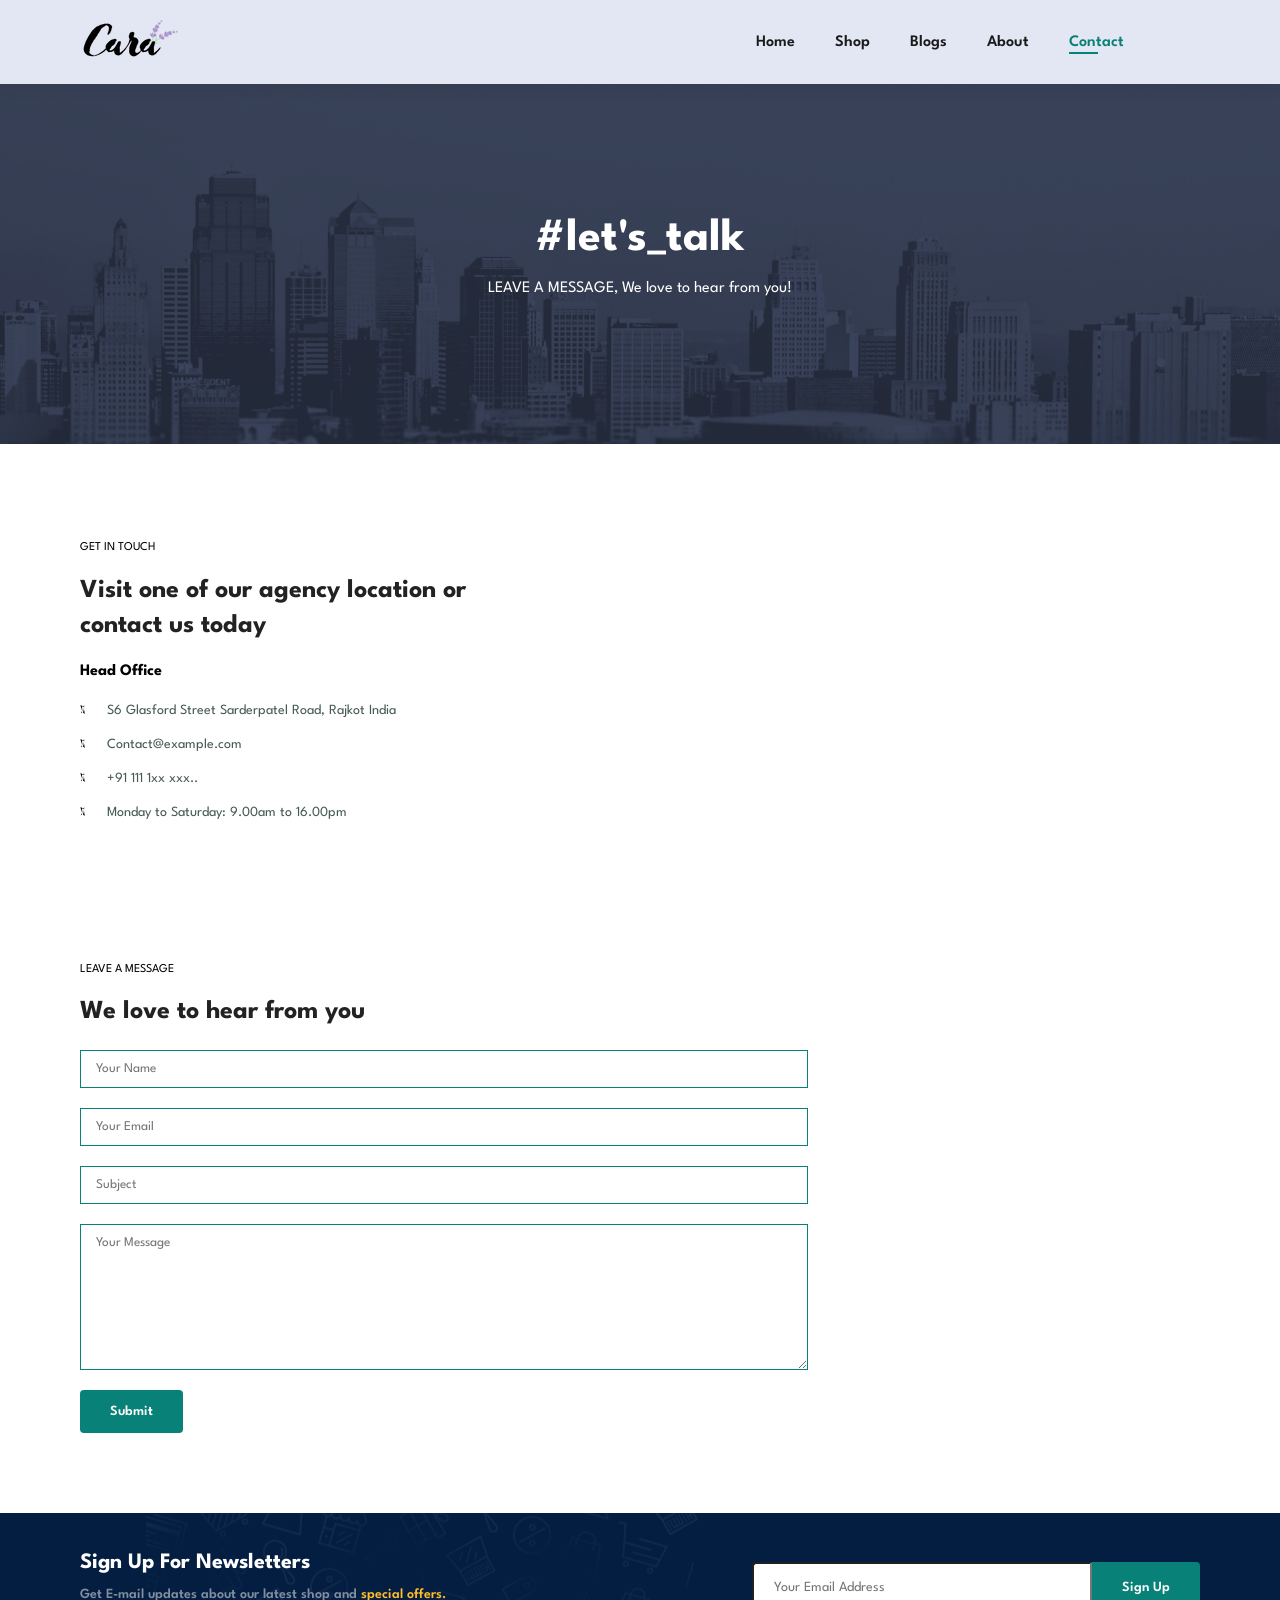
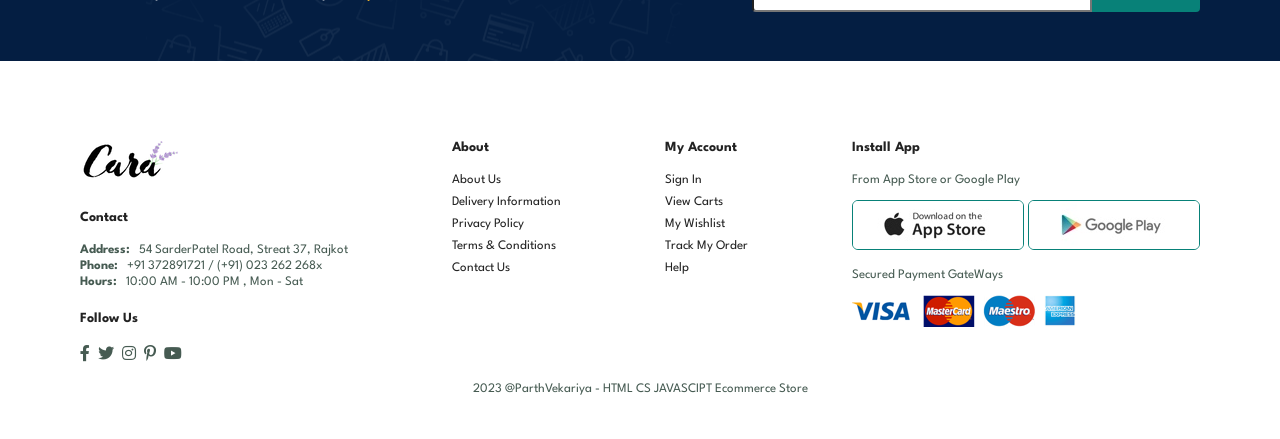
<file: contact.html>
<!DOCTYPE html>
<html lang="en">
<head>
    <meta charset="UTF-8">
    <meta http-equiv="X-UA-Compatible" content="IE=edge">
    <meta name="viewport" content="width=device-width, initial-scale=1.0">
    <title>Ecommerce WebStore</title>
    <link rel="stylesheet" href="style.css">
    <link rel="stylesheet" href="https://pro.fontawesome.com/releases/v5.10.0/css/all.css" />
</head>
<body>
    
<!-- navbar start -->
    <section id="header">
        <a href="#"><img src="./img/logo.png" class="logo" alt=""></a>
        <div>
            <ul id="navbar">
                <li><a href="index.html">Home</a></li>
                <li><a href="shop.html">Shop</a></li>
                <li><a href="blog.html">Blogs</a></li>
                <li><a href="about.html">About</a></li>
                <li><a href="contact.html" class="active">Contact</a></li>
                <li id="lg-bag"><a href="cart.html"><i class="far fa-shopping-bag"></i></a></li>
                <a href="#" id="close"><i class="far fa-times"></i></a>
            </ul>
        </div>
        <div id="mobile">
            <a href="cart.html"><i class="far fa-shopping-bag"></i></a>
            <i id="bar" class="fas fa-outdent"></i>
        </div>
    </section>
<!-- navbar end -->

    <section id="page-header" class="about-header">
        <h2>#let's_talk</h2>
        <p>LEAVE A MESSAGE, We love to hear from you! </p>
    </section>

    <section id="contact-detail" class="section-p1">
        <div class="detail">
            <span>GET IN TOUCH</span>
            <h2>Visit one of our agency location or contact us today</h2>
            <h3>Head Office</h3>
            <div>
                <li>
                    <i class="fal fa-map"></i>
                    <p>S6 Glasford Street Sarderpatel Road, Rajkot India</p>
                </li>
                <li>
                    <i class="fal fa-envelope"></i>
                    <p>Contact@example.com</p>
                </li>
                <li>
                    <i class="fal fa-phone-alt"></i>
                    <p>+91 111 1xx xxx..</p>
                </li>
                <li>
                    <i class="fal fa-clock"></i>
                    <p>Monday to Saturday: 9.00am to 16.00pm</p>
                </li>
            </div>
        </div>
        <div class="map">
            <iframe src="https://www.google.com/maps/embed?pb=!1m18!1m12!1m3!1d3692.103899715349!2d70.7652209744711!3d22.2740537438478!2m3!1f0!2f0!3f0!3m2!1i1024!2i768!4f13.1!3m3!1m2!1s0x3959ca495e3a5d31%3A0xc49edd3e9955bed2!2sSardar%20Patel%20Rd%2C%20Nana%20Mava%2C%20Rajkot%2C%20Gujarat%20360005!5e0!3m2!1sen!2sin!4v1684066929001!5m2!1sen!2sin" width="600" height="450" style="border:0;" allowfullscreen="" loading="lazy" referrerpolicy="no-referrer-when-downgrade"></iframe>
        </div>
    </section>

    <section id="form-detail" class="section-p1">
        <form action="">
            <span>LEAVE A MESSAGE</span>
            <h2>We love to hear from you</h2>
            <input type="text" placeholder="Your Name">
            <input type="email" placeholder="Your Email">
            <input type="text" placeholder="Subject">
            <textarea name="" id="" cols="30" rows="10" placeholder="Your Message"></textarea>
            <button class="normal">Submit</button>
        </form>
    </section>

    <section id="newsletter" class="section-p1 section-m1">
        <div class="newstext">
            <h4>Sign Up For Newsletters</h4>
            <p>Get E-mail updates about our latest shop and <span>special offers.</span></p>
        </div>
        <div class="form">
            <input type="text" placeholder="Your Email Address">
            <button class="normal">Sign Up</button>
        </div>
    </section>

    <footer class="section-p1">
        <div class="col">
            <img class="logo" src="img/logo.png" alt="">
            <h4>Contact</h4>
            <p><strong>Address: </strong>&nbsp; 54 SarderPatel Road, Streat 37, Rajkot</p>
            <p><strong>Phone: </strong>&nbsp; +91 372891721 / (+91) 023 262 268x</p>
            <p><strong>Hours: </strong>&nbsp; 10:00 AM - 10:00 PM , Mon - Sat</p>
            <div class="follow">
                <h4>Follow Us</h4>
                <div class="icon">
                    <i class="fab fa-facebook-f"></i>
                    <i class="fab fa-twitter"></i>
                    <i class="fab fa-instagram"></i>
                    <i class="fab fa-pinterest-p"></i>
                    <i class="fab fa-youtube"></i>
                </div>
            </div>
        </div>
        <div class="col">
            <h4>About</h4>
            <a href="#">About Us</a>
            <a href="#">Delivery Information</a>
            <a href="#">Privacy Policy</a>
            <a href="#">Terms & Conditions</a>
            <a href="#">Contact Us</a>
        </div>
        <div class="col">
            <h4>My Account</h4>
            <a href="#">Sign In</a>
            <a href="#">View Carts</a>
            <a href="#">My Wishlist</a>
            <a href="#">Track My Order</a>
            <a href="#">Help</a>
        </div>
        <div class="col install">
            <h4>Install App</h4>
            <p>From App Store or Google Play</p>
            <div class="row">
                <img src="img/pay/app.jpg" alt="">
                <img src="img/pay/play.jpg" alt="">
            </div>
            <p>Secured Payment GateWays</p>
            <img src="img/pay/pay.png" alt="">
        </div>
        <div class="copyrite">
            <p>2023 @ParthVekariya - HTML CS JAVASCIPT Ecommerce Store</p>
        </div>
    </footer>

    <script src="script.js"></script>
</body>
</html>
</file>
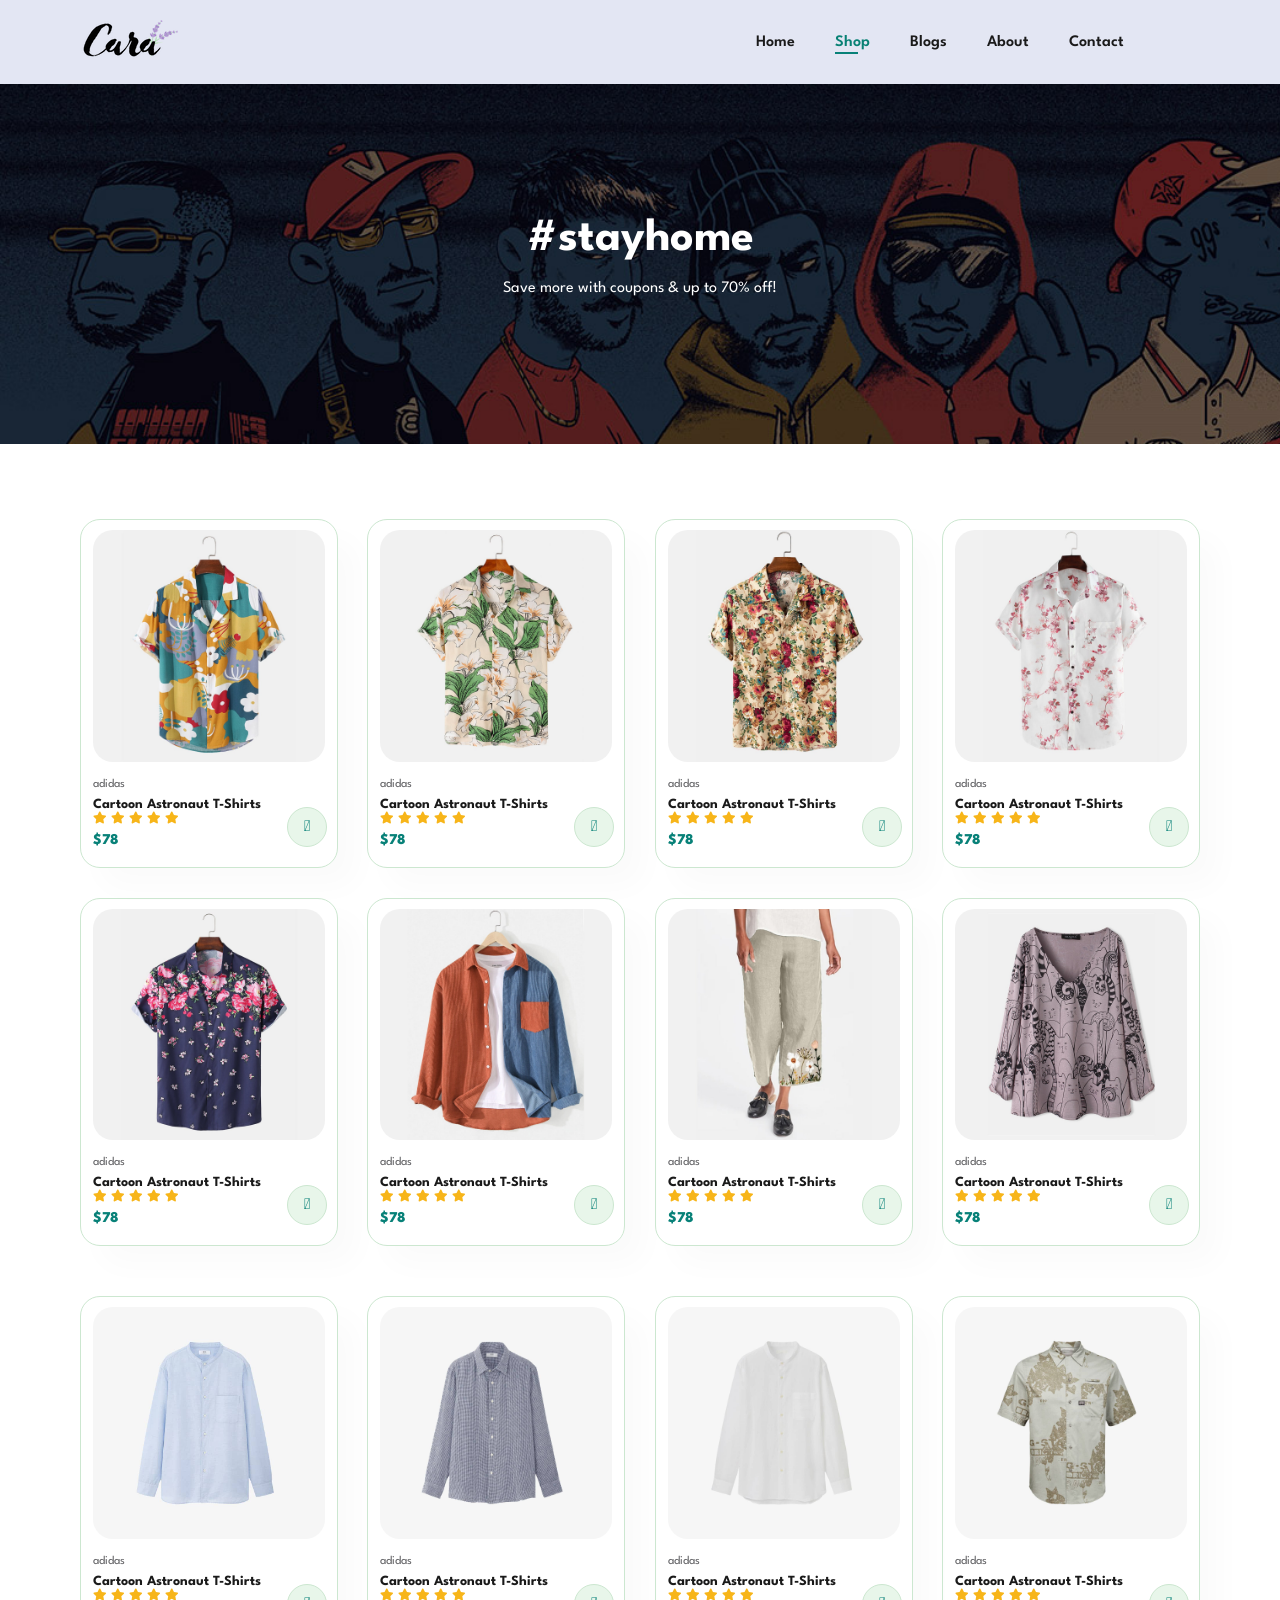
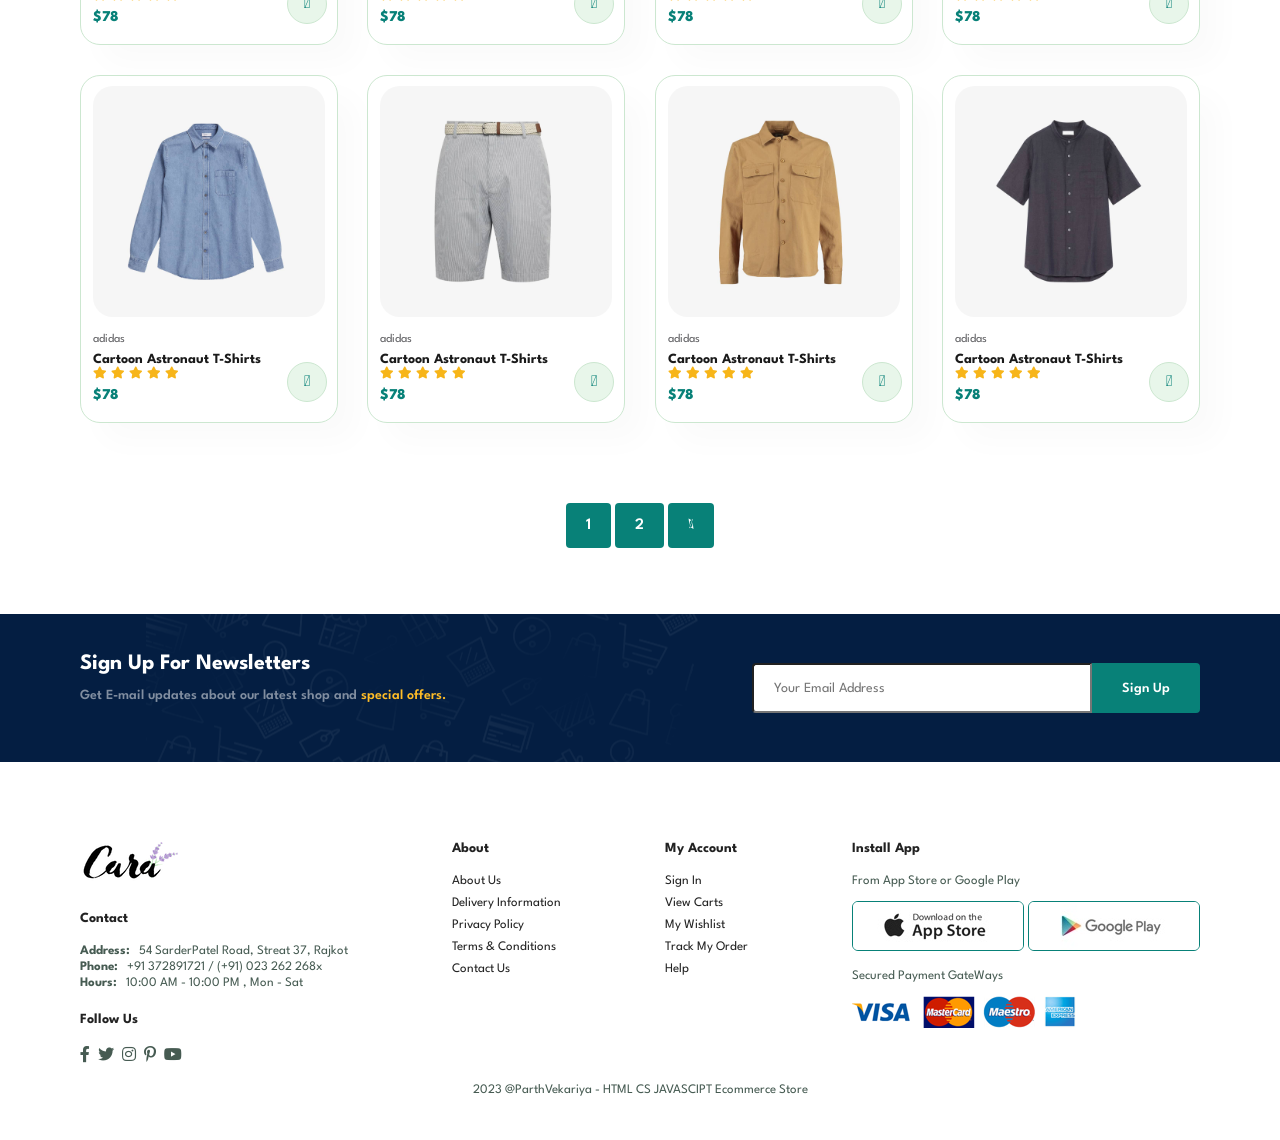
<file: shop.html>
<!DOCTYPE html>
<html lang="en">
<head>
    <meta charset="UTF-8">
    <meta http-equiv="X-UA-Compatible" content="IE=edge">
    <meta name="viewport" content="width=device-width, initial-scale=1.0">
    <title>Ecommerce WebStore</title>
    <link rel="stylesheet" href="style.css">
    <link rel="stylesheet" href="https://pro.fontawesome.com/releases/v5.10.0/css/all.css" />
</head>
<body>
    
<!-- navbar start -->
    <section id="header">
        <a href="#"><img src="./img/logo.png" class="logo" alt=""></a>
        <div>
            <ul id="navbar">
                <li><a href="index.html">Home</a></li>
                <li><a href="shop.html" class="active">Shop</a></li>
                <li><a href="blog.html">Blogs</a></li>
                <li><a href="about.html">About</a></li>
                <li><a href="contact.html">Contact</a></li>
                <li id="lg-bag"><a href="cart.html"><i class="far fa-shopping-bag"></i></a></li>
                <a href="#" id="close"><i class="far fa-times"></i></a>
            </ul>
        </div>
        <div id="mobile">
            <a href="cart.html"><i class="far fa-shopping-bag"></i></a>
            <i id="bar" class="fas fa-outdent"></i>
        </div>
    </section>
<!-- navbar end -->

    <section id="page-header">
        <h2>#stayhome</h2>
        <p>Save more with coupons & up to 70% off! </p>
    </section>

    <section id="product1" class="section-p1">
        <div class="pro-container">
            <div class="pro" onclick="window.location.href='sproduct1.html' ">
                <img src="img/products/f1.jpg" alt="">
                <div class="des">
                    <span>adidas</span>
                    <h5>Cartoon Astronaut T-Shirts</h5>
                    <div class="star">
                        <i class="fas fa-star"></i>
                        <i class="fas fa-star"></i>
                        <i class="fas fa-star"></i>
                        <i class="fas fa-star"></i>
                        <i class="fas fa-star"></i>
                    </div>
                    <h4>$78</h4>
                </div>
                <a href="#"><i class="fal fa-shopping-cart cart"></i></a>
            </div>
            <div class="pro" onclick="window.location.href='sproduct1.html' ">
                <img src="img/products/f2.jpg" alt="">
                <div class="des">
                    <span>adidas</span>
                    <h5>Cartoon Astronaut T-Shirts</h5>
                    <div class="star">
                        <i class="fas fa-star"></i>
                        <i class="fas fa-star"></i>
                        <i class="fas fa-star"></i>
                        <i class="fas fa-star"></i>
                        <i class="fas fa-star"></i>
                    </div>
                    <h4>$78</h4>
                </div>
                <a href="#"><i class="fal fa-shopping-cart cart"></i></a>
            </div>
            <div class="pro" onclick="window.location.href='sproduct1.html' ">
                <img src="img/products/f3.jpg" alt="">
                <div class="des">
                    <span>adidas</span>
                    <h5>Cartoon Astronaut T-Shirts</h5>
                    <div class="star">
                        <i class="fas fa-star"></i>
                        <i class="fas fa-star"></i>
                        <i class="fas fa-star"></i>
                        <i class="fas fa-star"></i>
                        <i class="fas fa-star"></i>
                    </div>
                    <h4>$78</h4>
                </div>
                <a href="#"><i class="fal fa-shopping-cart cart"></i></a>
            </div>
            <div class="pro" onclick="window.location.href='sproduct1.html' ">
                <img src="img/products/f4.jpg" alt="">
                <div class="des">
                    <span>adidas</span>
                    <h5>Cartoon Astronaut T-Shirts</h5>
                    <div class="star">
                        <i class="fas fa-star"></i>
                        <i class="fas fa-star"></i>
                        <i class="fas fa-star"></i>
                        <i class="fas fa-star"></i>
                        <i class="fas fa-star"></i>
                    </div>
                    <h4>$78</h4>
                </div>
                <a href="#"><i class="fal fa-shopping-cart cart"></i></a>
            </div>
            <div class="pro" onclick="window.location.href='sproduct2.html' ">
                <img src="img/products/f5.jpg" alt="">
                <div class="des">
                    <span>adidas</span>
                    <h5>Cartoon Astronaut T-Shirts</h5>
                    <div class="star">
                        <i class="fas fa-star"></i>
                        <i class="fas fa-star"></i>
                        <i class="fas fa-star"></i>
                        <i class="fas fa-star"></i>
                        <i class="fas fa-star"></i>
                    </div>
                    <h4>$78</h4>
                </div>
                <a href="#"><i class="fal fa-shopping-cart cart"></i></a>
            </div>
            <div class="pro" onclick="window.location.href='sproduct2.html' ">
                <img src="img/products/f6.jpg" alt="">
                <div class="des">
                    <span>adidas</span>
                    <h5>Cartoon Astronaut T-Shirts</h5>
                    <div class="star">
                        <i class="fas fa-star"></i>
                        <i class="fas fa-star"></i>
                        <i class="fas fa-star"></i>
                        <i class="fas fa-star"></i>
                        <i class="fas fa-star"></i>
                    </div>
                    <h4>$78</h4>
                </div>
                <a href="#"><i class="fal fa-shopping-cart cart"></i></a>
            </div>
            <div class="pro" onclick="window.location.href='sproduct2.html' ">
                <img src="img/products/f7.jpg" alt="">
                <div class="des">
                    <span>adidas</span>
                    <h5>Cartoon Astronaut T-Shirts</h5>
                    <div class="star">
                        <i class="fas fa-star"></i>
                        <i class="fas fa-star"></i>
                        <i class="fas fa-star"></i>
                        <i class="fas fa-star"></i>
                        <i class="fas fa-star"></i>
                    </div>
                    <h4>$78</h4>
                </div>
                <a href="#"><i class="fal fa-shopping-cart cart"></i></a>
            </div>
            <div class="pro" onclick="window.location.href='sproduct2.html' ">
                <img src="img/products/f8.jpg" alt="">
                <div class="des">
                    <span>adidas</span>
                    <h5>Cartoon Astronaut T-Shirts</h5>
                    <div class="star">
                        <i class="fas fa-star"></i>
                        <i class="fas fa-star"></i>
                        <i class="fas fa-star"></i>
                        <i class="fas fa-star"></i>
                        <i class="fas fa-star"></i>
                    </div>
                    <h4>$78</h4>
                </div>
                <a href="#"><i class="fal fa-shopping-cart cart"></i></a>
            </div>
        <div class="pro-container">
            <div class="pro" onclick="window.location.href='sproduct3.html' ">
                <img src="img/products/n1.jpg" alt="">
                <div class="des">
                    <span>adidas</span>
                    <h5>Cartoon Astronaut T-Shirts</h5>
                    <div class="star">
                        <i class="fas fa-star"></i>
                        <i class="fas fa-star"></i>
                        <i class="fas fa-star"></i>
                        <i class="fas fa-star"></i>
                        <i class="fas fa-star"></i>
                    </div>
                    <h4>$78</h4>
                </div>
                <a href="#"><i class="fal fa-shopping-cart cart"></i></a>
            </div>
            <div class="pro" onclick="window.location.href='sproduct3.html' ">
                <img src="img/products/n2.jpg" alt="">
                <div class="des">
                    <span>adidas</span>
                    <h5>Cartoon Astronaut T-Shirts</h5>
                    <div class="star">
                        <i class="fas fa-star"></i>
                        <i class="fas fa-star"></i>
                        <i class="fas fa-star"></i>
                        <i class="fas fa-star"></i>
                        <i class="fas fa-star"></i>
                    </div>
                    <h4>$78</h4>
                </div>
                <a href="#"><i class="fal fa-shopping-cart cart"></i></a>
            </div>
            <div class="pro" onclick="window.location.href='sproduct3.html' ">
                <img src="img/products/n3.jpg" alt="">
                <div class="des">
                    <span>adidas</span>
                    <h5>Cartoon Astronaut T-Shirts</h5>
                    <div class="star">
                        <i class="fas fa-star"></i>
                        <i class="fas fa-star"></i>
                        <i class="fas fa-star"></i>
                        <i class="fas fa-star"></i>
                        <i class="fas fa-star"></i>
                    </div>
                    <h4>$78</h4>
                </div>
                <a href="#"><i class="fal fa-shopping-cart cart"></i></a>
            </div>
            <div class="pro" onclick="window.location.href='sproduct3.html' ">
                <img src="img/products/n4.jpg" alt="">
                <div class="des">
                    <span>adidas</span>
                    <h5>Cartoon Astronaut T-Shirts</h5>
                    <div class="star">
                        <i class="fas fa-star"></i>
                        <i class="fas fa-star"></i>
                        <i class="fas fa-star"></i>
                        <i class="fas fa-star"></i>
                        <i class="fas fa-star"></i>
                    </div>
                    <h4>$78</h4>
                </div>
                <a href="#"><i class="fal fa-shopping-cart cart"></i></a>
            </div>
            <div class="pro" onclick="window.location.href='sproduct4.html' ">
                <img src="img/products/n5.jpg" alt="">
                <div class="des">
                    <span>adidas</span>
                    <h5>Cartoon Astronaut T-Shirts</h5>
                    <div class="star">
                        <i class="fas fa-star"></i>
                        <i class="fas fa-star"></i>
                        <i class="fas fa-star"></i>
                        <i class="fas fa-star"></i>
                        <i class="fas fa-star"></i>
                    </div>
                    <h4>$78</h4>
                </div>
                <a href="#"><i class="fal fa-shopping-cart cart"></i></a>
            </div>
            <div class="pro" onclick="window.location.href='sproduct4.html' ">
                <img src="img/products/n6.jpg" alt="">
                <div class="des">
                    <span>adidas</span>
                    <h5>Cartoon Astronaut T-Shirts</h5>
                    <div class="star">
                        <i class="fas fa-star"></i>
                        <i class="fas fa-star"></i>
                        <i class="fas fa-star"></i>
                        <i class="fas fa-star"></i>
                        <i class="fas fa-star"></i>
                    </div>
                    <h4>$78</h4>
                </div>
                <a href="#"><i class="fal fa-shopping-cart cart"></i></a>
            </div>
            <div class="pro" onclick="window.location.href='sproduct4.html' ">
                <img src="img/products/n7.jpg" alt="">
                <div class="des">
                    <span>adidas</span>
                    <h5>Cartoon Astronaut T-Shirts</h5>
                    <div class="star">
                        <i class="fas fa-star"></i>
                        <i class="fas fa-star"></i>
                        <i class="fas fa-star"></i>
                        <i class="fas fa-star"></i>
                        <i class="fas fa-star"></i>
                    </div>
                    <h4>$78</h4>
                </div>
                <a href="#"><i class="fal fa-shopping-cart cart"></i></a>
            </div>
            <div class="pro" onclick="window.location.href='sproduct4.html' ">
                <img src="img/products/n8.jpg" alt="">
                <div class="des">
                    <span>adidas</span>
                    <h5>Cartoon Astronaut T-Shirts</h5>
                    <div class="star">
                        <i class="fas fa-star"></i>
                        <i class="fas fa-star"></i>
                        <i class="fas fa-star"></i>
                        <i class="fas fa-star"></i>
                        <i class="fas fa-star"></i>
                    </div>
                    <h4>$78</h4>
                </div>
                <a href="#"><i class="fal fa-shopping-cart cart"></i></a>
            </div>

        </div>
    </section>

    <section id="pagination" class="section-p1">
        <a href="#">1</a>
        <a href="#">2</a>
        <a href="#"><i class="fal fa-long-arrow-alt-right"></i></a>
    </section>

    <section id="newsletter" class="section-p1 section-m1">
        <div class="newstext">
            <h4>Sign Up For Newsletters</h4>
            <p>Get E-mail updates about our latest shop and <span>special offers.</span></p>
        </div>
        <div class="form">
            <input type="text" placeholder="Your Email Address">
            <button class="normal">Sign Up</button>
        </div>
    </section>

    <footer class="section-p1">
        <div class="col">
            <img class="logo" src="img/logo.png" alt="">
            <h4>Contact</h4>
            <p><strong>Address: </strong>&nbsp; 54 SarderPatel Road, Streat 37, Rajkot</p>
            <p><strong>Phone: </strong>&nbsp; +91 372891721 / (+91) 023 262 268x</p>
            <p><strong>Hours: </strong>&nbsp; 10:00 AM - 10:00 PM , Mon - Sat</p>
            <div class="follow">
                <h4>Follow Us</h4>
                <div class="icon">
                    <i class="fab fa-facebook-f"></i>
                    <i class="fab fa-twitter"></i>
                    <i class="fab fa-instagram"></i>
                    <i class="fab fa-pinterest-p"></i>
                    <i class="fab fa-youtube"></i>
                </div>
            </div>
        </div>
        <div class="col">
            <h4>About</h4>
            <a href="#">About Us</a>
            <a href="#">Delivery Information</a>
            <a href="#">Privacy Policy</a>
            <a href="#">Terms & Conditions</a>
            <a href="#">Contact Us</a>
        </div>
        <div class="col">
            <h4>My Account</h4>
            <a href="#">Sign In</a>
            <a href="#">View Carts</a>
            <a href="#">My Wishlist</a>
            <a href="#">Track My Order</a>
            <a href="#">Help</a>
        </div>
        <div class="col install">
            <h4>Install App</h4>
            <p>From App Store or Google Play</p>
            <div class="row">
                <img src="img/pay/app.jpg" alt="">
                <img src="img/pay/play.jpg" alt="">
            </div>
            <p>Secured Payment GateWays</p>
            <img src="img/pay/pay.png" alt="">
        </div>
        <div class="copyrite">
            <p>2023 @ParthVekariya - HTML CS JAVASCIPT Ecommerce Store</p>
        </div>
    </footer>

    <script src="script.js"></script>
</body>
</html>
</file>
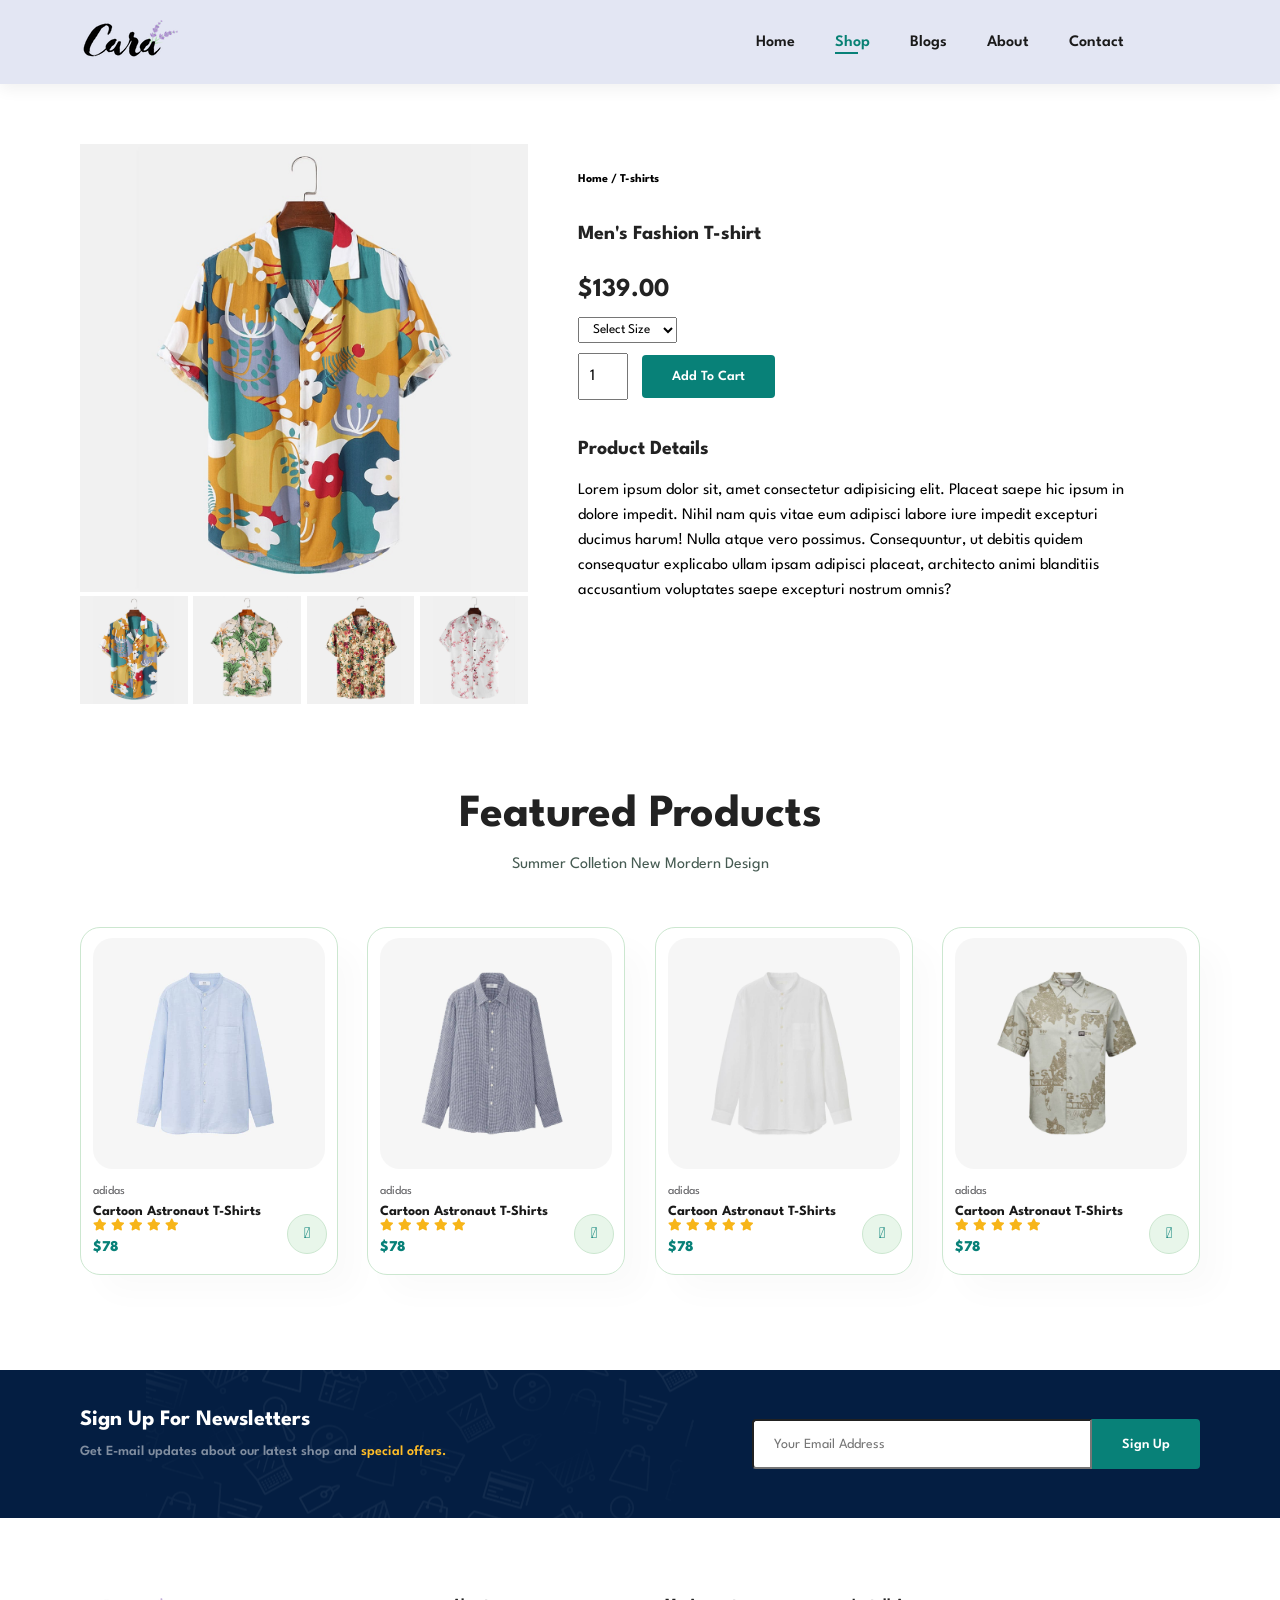
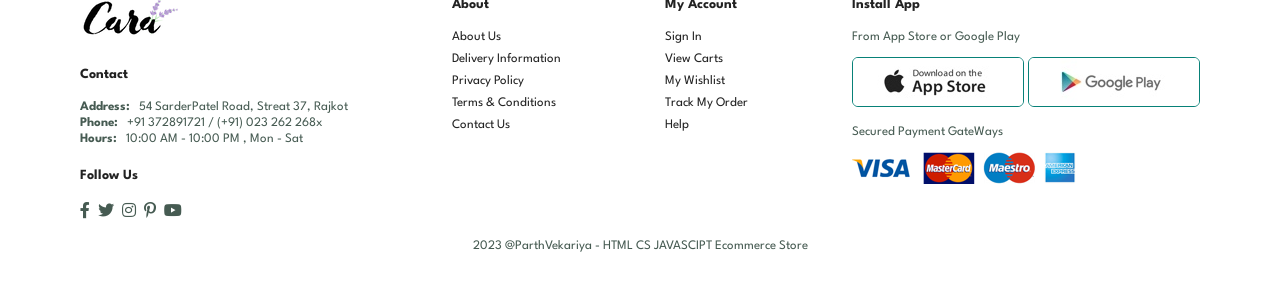
<file: sproduct1.html>
<!DOCTYPE html>
<html lang="en">
<head>
    <meta charset="UTF-8">
    <meta http-equiv="X-UA-Compatible" content="IE=edge">
    <meta name="viewport" content="width=device-width, initial-scale=1.0">
    <title>Ecommerce WebStore</title>
    <link rel="stylesheet" href="style.css">
    <link rel="stylesheet" href="https://pro.fontawesome.com/releases/v5.10.0/css/all.css" />
</head>
<body>
    
<!-- navbar start -->
    <section id="header">
        <a href="#"><img src="./img/logo.png" class="logo" alt=""></a>
        <div>
            <ul id="navbar">
                <li><a href="index.html">Home</a></li>
                <li><a href="shop.html" class="active">Shop</a></li>
                <li><a href="blog.html">Blogs</a></li>
                <li><a href="about.html">About</a></li>
                <li><a href="contact.html">Contact</a></li>
                <li id="lg-bag"><a href="cart.html"><i class="far fa-shopping-bag"></i></a></li>
                <a href="#" id="close"><i class="far fa-times"></i></a>
            </ul>
        </div>
        <div id="mobile">
            <a href="cart.html"><i class="far fa-shopping-bag"></i></a>
            <i id="bar" class="fas fa-outdent"></i>
        </div>
    </section>
<!-- navbar end -->

    <section id="prodetail" class="section-p1">
        <div class="single-pro-image">
            <img src="img/products/f1.jpg" width="100%" id="mainimg" alt="">
            <div class="small-img-group">
                <div class="small-img-col">
                    <img src="img/products/f1.jpg" width="100%" class="small-img" alt="">
                </div>
                <div class="small-img-col">
                    <img src="img/products/f2.jpg" width="100%" class="small-img" alt="">
                </div>
                <div class="small-img-col">
                    <img src="img/products/f3.jpg" width="100%" class="small-img" alt="">
                </div>
                <div class="small-img-col">
                    <img src="img/products/f4.jpg" width="100%" class="small-img" alt="">
                </div>
            </div>
        </div>
        <div class="single-pro-detail">
            <h6>Home / T-shirts</h6>
            <h4>Men's Fashion T-shirt</h4>
            <h2>$139.00</h2>
            <select>
                <option>Select Size</option>
                <option>XL</option>
                <option>XXL</option>
                <option>Small</option>
                <option>Large</option>
            </select>
            <input type="number" value="1">
            <button class="normal">Add To Cart</button>
            <h4>Product Details</h4>
            <span>Lorem ipsum dolor sit, amet consectetur adipisicing elit. Placeat saepe hic ipsum in dolore impedit. Nihil nam quis vitae eum adipisci labore iure impedit excepturi ducimus harum! Nulla atque vero possimus. Consequuntur, ut debitis quidem consequatur explicabo ullam ipsam adipisci placeat, architecto animi blanditiis accusantium voluptates saepe excepturi nostrum omnis?</span>
        </div>
    </section>

    <section id="product1" class="section-p1">
        <h2>Featured Products</h2>
        <p>Summer Colletion New Mordern Design</p>
        <div class="pro-container">
            <div class="pro">
                <img src="img/products/n1.jpg" alt="">
                <div class="des">
                    <span>adidas</span>
                    <h5>Cartoon Astronaut T-Shirts</h5>
                    <div class="star">
                        <i class="fas fa-star"></i>
                        <i class="fas fa-star"></i>
                        <i class="fas fa-star"></i>
                        <i class="fas fa-star"></i>
                        <i class="fas fa-star"></i>
                    </div>
                    <h4>$78</h4>
                </div>
                <a href="#"><i class="fal fa-shopping-cart cart"></i></a>
            </div>
            <div class="pro">
                <img src="img/products/n2.jpg" alt="">
                <div class="des">
                    <span>adidas</span>
                    <h5>Cartoon Astronaut T-Shirts</h5>
                    <div class="star">
                        <i class="fas fa-star"></i>
                        <i class="fas fa-star"></i>
                        <i class="fas fa-star"></i>
                        <i class="fas fa-star"></i>
                        <i class="fas fa-star"></i>
                    </div>
                    <h4>$78</h4>
                </div>
                <a href="#"><i class="fal fa-shopping-cart cart"></i></a>
            </div>
            <div class="pro">
                <img src="img/products/n3.jpg" alt="">
                <div class="des">
                    <span>adidas</span>
                    <h5>Cartoon Astronaut T-Shirts</h5>
                    <div class="star">
                        <i class="fas fa-star"></i>
                        <i class="fas fa-star"></i>
                        <i class="fas fa-star"></i>
                        <i class="fas fa-star"></i>
                        <i class="fas fa-star"></i>
                    </div>
                    <h4>$78</h4>
                </div>
                <a href="#"><i class="fal fa-shopping-cart cart"></i></a>
            </div>
            <div class="pro">
                <img src="img/products/n4.jpg" alt="">
                <div class="des">
                    <span>adidas</span>
                    <h5>Cartoon Astronaut T-Shirts</h5>
                    <div class="star">
                        <i class="fas fa-star"></i>
                        <i class="fas fa-star"></i>
                        <i class="fas fa-star"></i>
                        <i class="fas fa-star"></i>
                        <i class="fas fa-star"></i>
                    </div>
                    <h4>$78</h4>
                </div>
                <a href="#"><i class="fal fa-shopping-cart cart"></i></a>
            </div>
        </div>
    </section>

    <section id="newsletter" class="section-p1 section-m1">
        <div class="newstext">
            <h4>Sign Up For Newsletters</h4>
            <p>Get E-mail updates about our latest shop and <span>special offers.</span></p>
        </div>
        <div class="form">
            <input type="text" placeholder="Your Email Address">
            <button class="normal">Sign Up</button>
        </div>
    </section>

    <footer class="section-p1">
        <div class="col">
            <img class="logo" src="img/logo.png" alt="">
            <h4>Contact</h4>
            <p><strong>Address: </strong>&nbsp; 54 SarderPatel Road, Streat 37, Rajkot</p>
            <p><strong>Phone: </strong>&nbsp; +91 372891721 / (+91) 023 262 268x</p>
            <p><strong>Hours: </strong>&nbsp; 10:00 AM - 10:00 PM , Mon - Sat</p>
            <div class="follow">
                <h4>Follow Us</h4>
                <div class="icon">
                    <i class="fab fa-facebook-f"></i>
                    <i class="fab fa-twitter"></i>
                    <i class="fab fa-instagram"></i>
                    <i class="fab fa-pinterest-p"></i>
                    <i class="fab fa-youtube"></i>
                </div>
            </div>
        </div>
        <div class="col">
            <h4>About</h4>
            <a href="#">About Us</a>
            <a href="#">Delivery Information</a>
            <a href="#">Privacy Policy</a>
            <a href="#">Terms & Conditions</a>
            <a href="#">Contact Us</a>
        </div>
        <div class="col">
            <h4>My Account</h4>
            <a href="#">Sign In</a>
            <a href="#">View Carts</a>
            <a href="#">My Wishlist</a>
            <a href="#">Track My Order</a>
            <a href="#">Help</a>
        </div>
        <div class="col install">
            <h4>Install App</h4>
            <p>From App Store or Google Play</p>
            <div class="row">
                <img src="img/pay/app.jpg" alt="">
                <img src="img/pay/play.jpg" alt="">
            </div>
            <p>Secured Payment GateWays</p>
            <img src="img/pay/pay.png" alt="">
        </div>
        <div class="copyrite">
            <p>2023 @ParthVekariya - HTML CS JAVASCIPT Ecommerce Store</p>
        </div>
    </footer>

    <script>
        // silder
        var mainimg = document.getElementById("mainimg");
        var smallimg = document.getElementsByClassName("small-img");
    
        smallimg[0].onclick = function(){
            mainimg.src = smallimg[0].src;
        }
        
        smallimg[1].onclick = function(){
            mainimg.src = smallimg[1].src;
        }

        smallimg[2].onclick = function(){
            mainimg.src = smallimg[2].src;
        }
        
        smallimg[3].onclick = function(){
            mainimg.src = smallimg[3].src;
        }
    </script>

    <script src="script.js"></script>
</body>
</html>
</file>
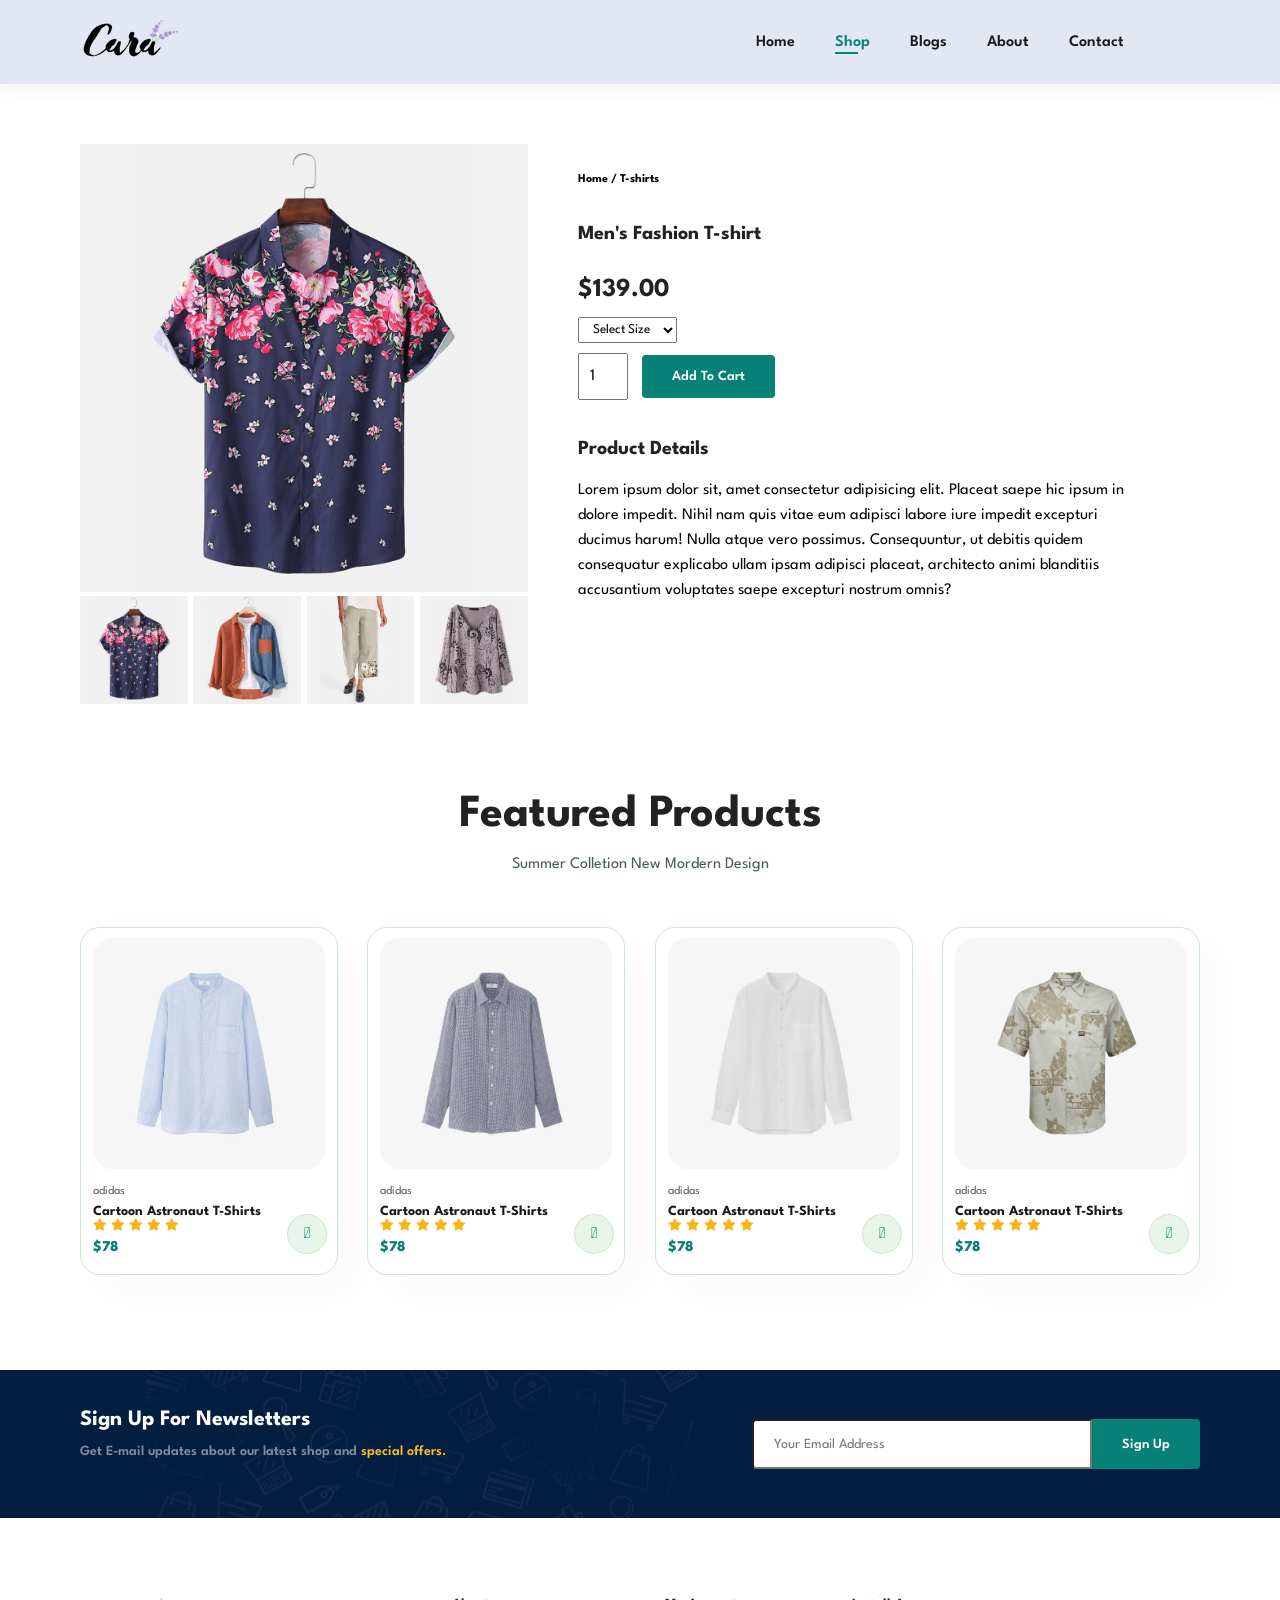
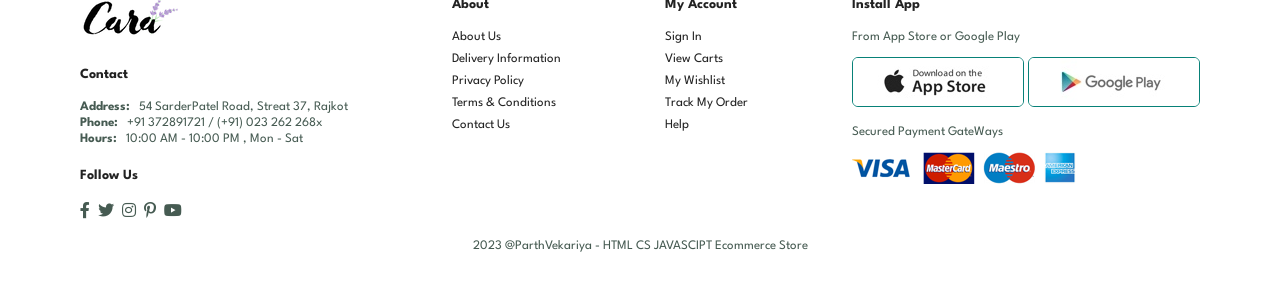
<file: sproduct2.html>
<!DOCTYPE html>
<html lang="en">
<head>
    <meta charset="UTF-8">
    <meta http-equiv="X-UA-Compatible" content="IE=edge">
    <meta name="viewport" content="width=device-width, initial-scale=1.0">
    <title>Ecommerce WebStore</title>
    <link rel="stylesheet" href="style.css">
    <link rel="stylesheet" href="https://pro.fontawesome.com/releases/v5.10.0/css/all.css" />
</head>
<body>
    
<!-- navbar start -->
    <section id="header">
        <a href="#"><img src="./img/logo.png" class="logo" alt=""></a>
        <div>
            <ul id="navbar">
                <li><a href="index.html">Home</a></li>
                <li><a href="shop.html" class="active">Shop</a></li>
                <li><a href="blog.html">Blogs</a></li>
                <li><a href="about.html">About</a></li>
                <li><a href="contact.html">Contact</a></li>
                <li id="lg-bag"><a href="cart.html"><i class="far fa-shopping-bag"></i></a></li>
                <a href="#" id="close"><i class="far fa-times"></i></a>
            </ul>
        </div>
        <div id="mobile">
            <a href="cart.html"><i class="far fa-shopping-bag"></i></a>
            <i id="bar" class="fas fa-outdent"></i>
        </div>
    </section>
<!-- navbar end -->

    <section id="prodetail" class="section-p1">
        <div class="single-pro-image">
            <img src="img/products/f5.jpg" width="100%" id="mainimg" alt="">
            <div class="small-img-group">
                <div class="small-img-col">
                    <img src="img/products/f5.jpg" width="100%" class="small-img" alt="">
                </div>
                <div class="small-img-col">
                    <img src="img/products/f6.jpg" width="100%" class="small-img" alt="">
                </div>
                <div class="small-img-col">
                    <img src="img/products/f7.jpg" width="100%" class="small-img" alt="">
                </div>
                <div class="small-img-col">
                    <img src="img/products/f8.jpg" width="100%" class="small-img" alt="">
                </div>
            </div>
        </div>
        <div class="single-pro-detail">
            <h6>Home / T-shirts</h6>
            <h4>Men's Fashion T-shirt</h4>
            <h2>$139.00</h2>
            <select>
                <option>Select Size</option>
                <option>XL</option>
                <option>XXL</option>
                <option>Small</option>
                <option>Large</option>
            </select>
            <input type="number" value="1">
            <button class="normal">Add To Cart</button>
            <h4>Product Details</h4>
            <span>Lorem ipsum dolor sit, amet consectetur adipisicing elit. Placeat saepe hic ipsum in dolore impedit. Nihil nam quis vitae eum adipisci labore iure impedit excepturi ducimus harum! Nulla atque vero possimus. Consequuntur, ut debitis quidem consequatur explicabo ullam ipsam adipisci placeat, architecto animi blanditiis accusantium voluptates saepe excepturi nostrum omnis?</span>
        </div>
    </section>

    <section id="product1" class="section-p1">
        <h2>Featured Products</h2>
        <p>Summer Colletion New Mordern Design</p>
        <div class="pro-container">
            <div class="pro">
                <img src="img/products/n1.jpg" alt="">
                <div class="des">
                    <span>adidas</span>
                    <h5>Cartoon Astronaut T-Shirts</h5>
                    <div class="star">
                        <i class="fas fa-star"></i>
                        <i class="fas fa-star"></i>
                        <i class="fas fa-star"></i>
                        <i class="fas fa-star"></i>
                        <i class="fas fa-star"></i>
                    </div>
                    <h4>$78</h4>
                </div>
                <a href="#"><i class="fal fa-shopping-cart cart"></i></a>
            </div>
            <div class="pro">
                <img src="img/products/n2.jpg" alt="">
                <div class="des">
                    <span>adidas</span>
                    <h5>Cartoon Astronaut T-Shirts</h5>
                    <div class="star">
                        <i class="fas fa-star"></i>
                        <i class="fas fa-star"></i>
                        <i class="fas fa-star"></i>
                        <i class="fas fa-star"></i>
                        <i class="fas fa-star"></i>
                    </div>
                    <h4>$78</h4>
                </div>
                <a href="#"><i class="fal fa-shopping-cart cart"></i></a>
            </div>
            <div class="pro">
                <img src="img/products/n3.jpg" alt="">
                <div class="des">
                    <span>adidas</span>
                    <h5>Cartoon Astronaut T-Shirts</h5>
                    <div class="star">
                        <i class="fas fa-star"></i>
                        <i class="fas fa-star"></i>
                        <i class="fas fa-star"></i>
                        <i class="fas fa-star"></i>
                        <i class="fas fa-star"></i>
                    </div>
                    <h4>$78</h4>
                </div>
                <a href="#"><i class="fal fa-shopping-cart cart"></i></a>
            </div>
            <div class="pro">
                <img src="img/products/n4.jpg" alt="">
                <div class="des">
                    <span>adidas</span>
                    <h5>Cartoon Astronaut T-Shirts</h5>
                    <div class="star">
                        <i class="fas fa-star"></i>
                        <i class="fas fa-star"></i>
                        <i class="fas fa-star"></i>
                        <i class="fas fa-star"></i>
                        <i class="fas fa-star"></i>
                    </div>
                    <h4>$78</h4>
                </div>
                <a href="#"><i class="fal fa-shopping-cart cart"></i></a>
            </div>
        </div>
    </section>

    <section id="newsletter" class="section-p1 section-m1">
        <div class="newstext">
            <h4>Sign Up For Newsletters</h4>
            <p>Get E-mail updates about our latest shop and <span>special offers.</span></p>
        </div>
        <div class="form">
            <input type="text" placeholder="Your Email Address">
            <button class="normal">Sign Up</button>
        </div>
    </section>

    <footer class="section-p1">
        <div class="col">
            <img class="logo" src="img/logo.png" alt="">
            <h4>Contact</h4>
            <p><strong>Address: </strong>&nbsp; 54 SarderPatel Road, Streat 37, Rajkot</p>
            <p><strong>Phone: </strong>&nbsp; +91 372891721 / (+91) 023 262 268x</p>
            <p><strong>Hours: </strong>&nbsp; 10:00 AM - 10:00 PM , Mon - Sat</p>
            <div class="follow">
                <h4>Follow Us</h4>
                <div class="icon">
                    <i class="fab fa-facebook-f"></i>
                    <i class="fab fa-twitter"></i>
                    <i class="fab fa-instagram"></i>
                    <i class="fab fa-pinterest-p"></i>
                    <i class="fab fa-youtube"></i>
                </div>
            </div>
        </div>
        <div class="col">
            <h4>About</h4>
            <a href="#">About Us</a>
            <a href="#">Delivery Information</a>
            <a href="#">Privacy Policy</a>
            <a href="#">Terms & Conditions</a>
            <a href="#">Contact Us</a>
        </div>
        <div class="col">
            <h4>My Account</h4>
            <a href="#">Sign In</a>
            <a href="#">View Carts</a>
            <a href="#">My Wishlist</a>
            <a href="#">Track My Order</a>
            <a href="#">Help</a>
        </div>
        <div class="col install">
            <h4>Install App</h4>
            <p>From App Store or Google Play</p>
            <div class="row">
                <img src="img/pay/app.jpg" alt="">
                <img src="img/pay/play.jpg" alt="">
            </div>
            <p>Secured Payment GateWays</p>
            <img src="img/pay/pay.png" alt="">
        </div>
        <div class="copyrite">
            <p>2023 @ParthVekariya - HTML CS JAVASCIPT Ecommerce Store</p>
        </div>
    </footer>

    <script>
        // silder
        var mainimg = document.getElementById("mainimg");
        var smallimg = document.getElementsByClassName("small-img");
    
        smallimg[0].onclick = function(){
            mainimg.src = smallimg[0].src;
        }
        
        smallimg[1].onclick = function(){
            mainimg.src = smallimg[1].src;
        }

        smallimg[2].onclick = function(){
            mainimg.src = smallimg[2].src;
        }
        
        smallimg[3].onclick = function(){
            mainimg.src = smallimg[3].src;
        }
    </script>

    <script src="script.js"></script>
</body>
</html>
</file>
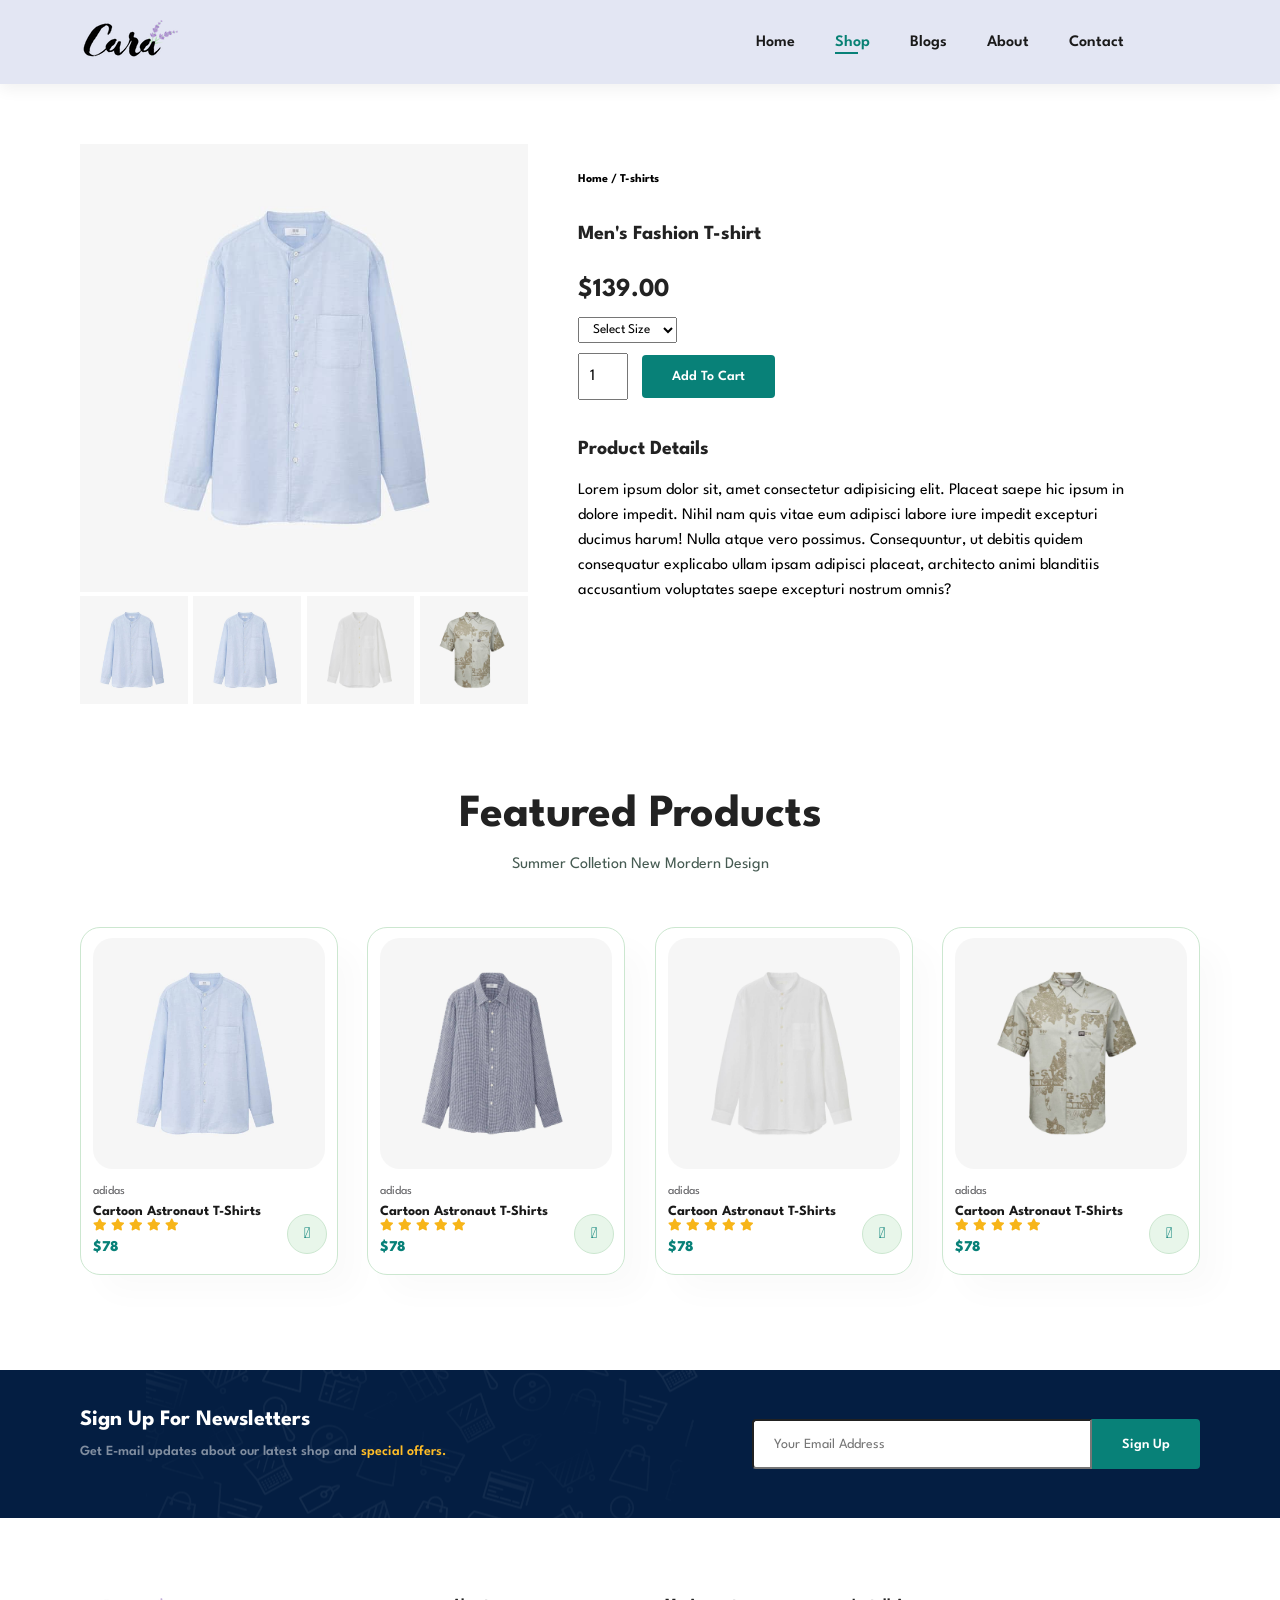
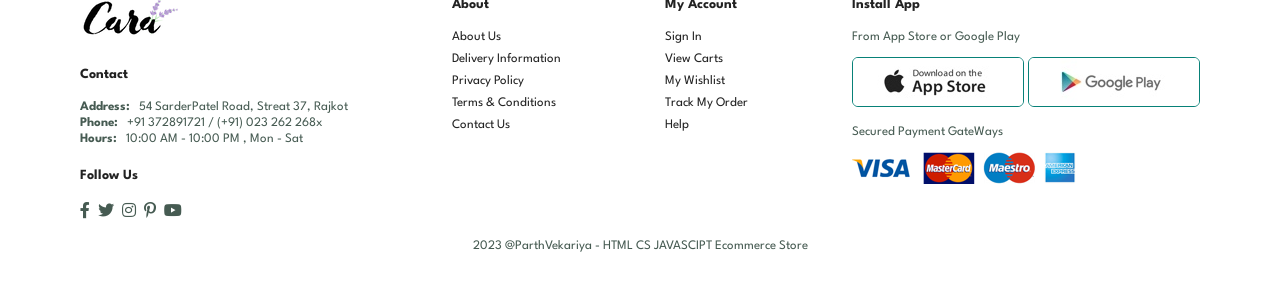
<file: sproduct3.html>
<!DOCTYPE html>
<html lang="en">
<head>
    <meta charset="UTF-8">
    <meta http-equiv="X-UA-Compatible" content="IE=edge">
    <meta name="viewport" content="width=device-width, initial-scale=1.0">
    <title>Ecommerce WebStore</title>
    <link rel="stylesheet" href="style.css">
    <link rel="stylesheet" href="https://pro.fontawesome.com/releases/v5.10.0/css/all.css" />
</head>
<body>
    
<!-- navbar start -->
    <section id="header">
        <a href="#"><img src="./img/logo.png" class="logo" alt=""></a>
        <div>
            <ul id="navbar">
                <li><a href="index.html">Home</a></li>
                <li><a href="shop.html" class="active">Shop</a></li>
                <li><a href="blog.html">Blogs</a></li>
                <li><a href="about.html">About</a></li>
                <li><a href="contact.html">Contact</a></li>
                <li id="lg-bag"><a href="cart.html"><i class="far fa-shopping-bag"></i></a></li>
                <a href="#" id="close"><i class="far fa-times"></i></a>
            </ul>
        </div>
        <div id="mobile">
            <a href="cart.html"><i class="far fa-shopping-bag"></i></a>
            <i id="bar" class="fas fa-outdent"></i>
        </div>
    </section>
<!-- navbar end -->

    <section id="prodetail" class="section-p1">
        <div class="single-pro-image">
            <img src="img/products/n1.jpg" width="100%" id="mainimg" alt="">
            <div class="small-img-group">
                <div class="small-img-col">
                    <img src="img/products/n1.jpg" width="100%" class="small-img" alt="">
                </div>
                <div class="small-img-col">
                    <img src="img/products/n1.jpg" width="100%" class="small-img" alt="">
                </div>
                <div class="small-img-col">
                    <img src="img/products/n3.jpg" width="100%" class="small-img" alt="">
                </div>
                <div class="small-img-col">
                    <img src="img/products/n4.jpg" width="100%" class="small-img" alt="">
                </div>
            </div>
        </div>
        <div class="single-pro-detail">
            <h6>Home / T-shirts</h6>
            <h4>Men's Fashion T-shirt</h4>
            <h2>$139.00</h2>
            <select>
                <option>Select Size</option>
                <option>XL</option>
                <option>XXL</option>
                <option>Small</option>
                <option>Large</option>
            </select>
            <input type="number" value="1">
            <button class="normal">Add To Cart</button>
            <h4>Product Details</h4>
            <span>Lorem ipsum dolor sit, amet consectetur adipisicing elit. Placeat saepe hic ipsum in dolore impedit. Nihil nam quis vitae eum adipisci labore iure impedit excepturi ducimus harum! Nulla atque vero possimus. Consequuntur, ut debitis quidem consequatur explicabo ullam ipsam adipisci placeat, architecto animi blanditiis accusantium voluptates saepe excepturi nostrum omnis?</span>
        </div>
    </section>

    <section id="product1" class="section-p1">
        <h2>Featured Products</h2>
        <p>Summer Colletion New Mordern Design</p>
        <div class="pro-container">
            <div class="pro">
                <img src="img/products/n1.jpg" alt="">
                <div class="des">
                    <span>adidas</span>
                    <h5>Cartoon Astronaut T-Shirts</h5>
                    <div class="star">
                        <i class="fas fa-star"></i>
                        <i class="fas fa-star"></i>
                        <i class="fas fa-star"></i>
                        <i class="fas fa-star"></i>
                        <i class="fas fa-star"></i>
                    </div>
                    <h4>$78</h4>
                </div>
                <a href="#"><i class="fal fa-shopping-cart cart"></i></a>
            </div>
            <div class="pro">
                <img src="img/products/n2.jpg" alt="">
                <div class="des">
                    <span>adidas</span>
                    <h5>Cartoon Astronaut T-Shirts</h5>
                    <div class="star">
                        <i class="fas fa-star"></i>
                        <i class="fas fa-star"></i>
                        <i class="fas fa-star"></i>
                        <i class="fas fa-star"></i>
                        <i class="fas fa-star"></i>
                    </div>
                    <h4>$78</h4>
                </div>
                <a href="#"><i class="fal fa-shopping-cart cart"></i></a>
            </div>
            <div class="pro">
                <img src="img/products/n3.jpg" alt="">
                <div class="des">
                    <span>adidas</span>
                    <h5>Cartoon Astronaut T-Shirts</h5>
                    <div class="star">
                        <i class="fas fa-star"></i>
                        <i class="fas fa-star"></i>
                        <i class="fas fa-star"></i>
                        <i class="fas fa-star"></i>
                        <i class="fas fa-star"></i>
                    </div>
                    <h4>$78</h4>
                </div>
                <a href="#"><i class="fal fa-shopping-cart cart"></i></a>
            </div>
            <div class="pro">
                <img src="img/products/n4.jpg" alt="">
                <div class="des">
                    <span>adidas</span>
                    <h5>Cartoon Astronaut T-Shirts</h5>
                    <div class="star">
                        <i class="fas fa-star"></i>
                        <i class="fas fa-star"></i>
                        <i class="fas fa-star"></i>
                        <i class="fas fa-star"></i>
                        <i class="fas fa-star"></i>
                    </div>
                    <h4>$78</h4>
                </div>
                <a href="#"><i class="fal fa-shopping-cart cart"></i></a>
            </div>
        </div>
    </section>

    <section id="newsletter" class="section-p1 section-m1">
        <div class="newstext">
            <h4>Sign Up For Newsletters</h4>
            <p>Get E-mail updates about our latest shop and <span>special offers.</span></p>
        </div>
        <div class="form">
            <input type="text" placeholder="Your Email Address">
            <button class="normal">Sign Up</button>
        </div>
    </section>

    <footer class="section-p1">
        <div class="col">
            <img class="logo" src="img/logo.png" alt="">
            <h4>Contact</h4>
            <p><strong>Address: </strong>&nbsp; 54 SarderPatel Road, Streat 37, Rajkot</p>
            <p><strong>Phone: </strong>&nbsp; +91 372891721 / (+91) 023 262 268x</p>
            <p><strong>Hours: </strong>&nbsp; 10:00 AM - 10:00 PM , Mon - Sat</p>
            <div class="follow">
                <h4>Follow Us</h4>
                <div class="icon">
                    <i class="fab fa-facebook-f"></i>
                    <i class="fab fa-twitter"></i>
                    <i class="fab fa-instagram"></i>
                    <i class="fab fa-pinterest-p"></i>
                    <i class="fab fa-youtube"></i>
                </div>
            </div>
        </div>
        <div class="col">
            <h4>About</h4>
            <a href="#">About Us</a>
            <a href="#">Delivery Information</a>
            <a href="#">Privacy Policy</a>
            <a href="#">Terms & Conditions</a>
            <a href="#">Contact Us</a>
        </div>
        <div class="col">
            <h4>My Account</h4>
            <a href="#">Sign In</a>
            <a href="#">View Carts</a>
            <a href="#">My Wishlist</a>
            <a href="#">Track My Order</a>
            <a href="#">Help</a>
        </div>
        <div class="col install">
            <h4>Install App</h4>
            <p>From App Store or Google Play</p>
            <div class="row">
                <img src="img/pay/app.jpg" alt="">
                <img src="img/pay/play.jpg" alt="">
            </div>
            <p>Secured Payment GateWays</p>
            <img src="img/pay/pay.png" alt="">
        </div>
        <div class="copyrite">
            <p>2023 @ParthVekariya - HTML CS JAVASCIPT Ecommerce Store</p>
        </div>
    </footer>

    <script>
        // silder
        var mainimg = document.getElementById("mainimg");
        var smallimg = document.getElementsByClassName("small-img");
    
        smallimg[0].onclick = function(){
            mainimg.src = smallimg[0].src;
        }
        
        smallimg[1].onclick = function(){
            mainimg.src = smallimg[1].src;
        }

        smallimg[2].onclick = function(){
            mainimg.src = smallimg[2].src;
        }
        
        smallimg[3].onclick = function(){
            mainimg.src = smallimg[3].src;
        }
    </script>

    <script src="script.js"></script>
</body>
</html>
</file>
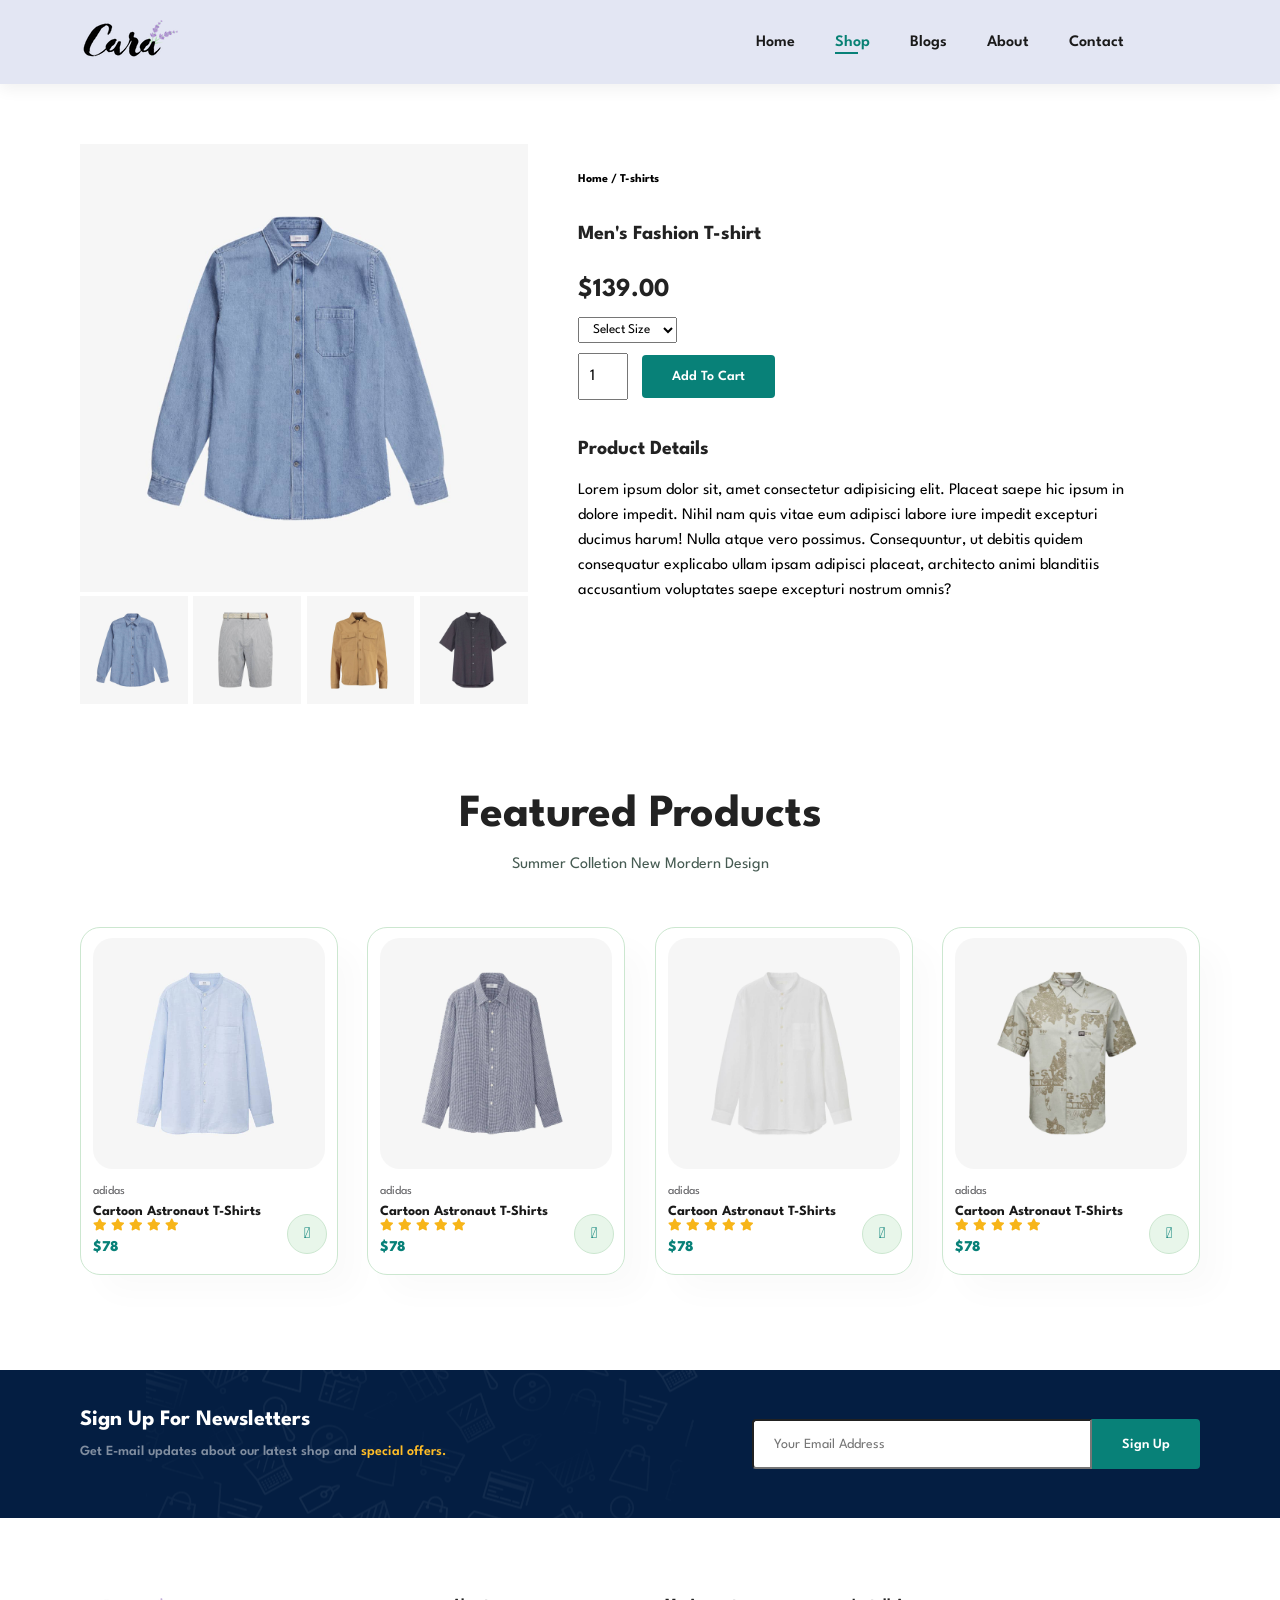
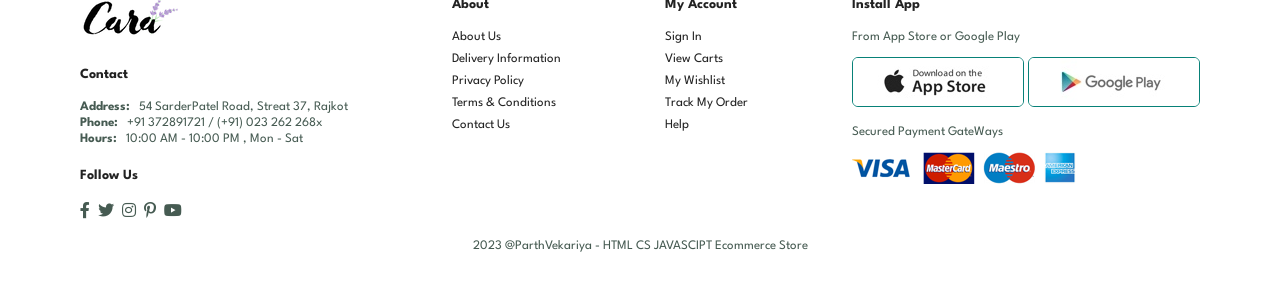
<file: sproduct4.html>
<!DOCTYPE html>
<html lang="en">
<head>
    <meta charset="UTF-8">
    <meta http-equiv="X-UA-Compatible" content="IE=edge">
    <meta name="viewport" content="width=device-width, initial-scale=1.0">
    <title>Ecommerce WebStore</title>
    <link rel="stylesheet" href="style.css">
    <link rel="stylesheet" href="https://pro.fontawesome.com/releases/v5.10.0/css/all.css" />
</head>
<body>
    
<!-- navbar start -->
    <section id="header">
        <a href="#"><img src="./img/logo.png" class="logo" alt=""></a>
        <div>
            <ul id="navbar">
                <li><a href="index.html">Home</a></li>
                <li><a href="shop.html" class="active">Shop</a></li>
                <li><a href="blog.html">Blogs</a></li>
                <li><a href="about.html">About</a></li>
                <li><a href="contact.html">Contact</a></li>
                <li id="lg-bag"><a href="cart.html"><i class="far fa-shopping-bag"></i></a></li>
                <a href="#" id="close"><i class="far fa-times"></i></a>
            </ul>
        </div>
        <div id="mobile">
            <a href="cart.html"><i class="far fa-shopping-bag"></i></a>
            <i id="bar" class="fas fa-outdent"></i>
        </div>
    </section>
<!-- navbar end -->

    <section id="prodetail" class="section-p1">
        <div class="single-pro-image">
            <img src="img/products/n5.jpg" width="100%" id="mainimg" alt="">
            <div class="small-img-group">
                <div class="small-img-col">
                    <img src="img/products/n5.jpg" width="100%" class="small-img" alt="">
                </div>
                <div class="small-img-col">
                    <img src="img/products/n6.jpg" width="100%" class="small-img" alt="">
                </div>
                <div class="small-img-col">
                    <img src="img/products/n7.jpg" width="100%" class="small-img" alt="">
                </div>
                <div class="small-img-col">
                    <img src="img/products/n8.jpg" width="100%" class="small-img" alt="">
                </div>
            </div>
        </div>
        <div class="single-pro-detail">
            <h6>Home / T-shirts</h6>
            <h4>Men's Fashion T-shirt</h4>
            <h2>$139.00</h2>
            <select>
                <option>Select Size</option>
                <option>XL</option>
                <option>XXL</option>
                <option>Small</option>
                <option>Large</option>
            </select>
            <input type="number" value="1">
            <button class="normal">Add To Cart</button>
            <h4>Product Details</h4>
            <span>Lorem ipsum dolor sit, amet consectetur adipisicing elit. Placeat saepe hic ipsum in dolore impedit. Nihil nam quis vitae eum adipisci labore iure impedit excepturi ducimus harum! Nulla atque vero possimus. Consequuntur, ut debitis quidem consequatur explicabo ullam ipsam adipisci placeat, architecto animi blanditiis accusantium voluptates saepe excepturi nostrum omnis?</span>
        </div>
    </section>

    <section id="product1" class="section-p1">
        <h2>Featured Products</h2>
        <p>Summer Colletion New Mordern Design</p>
        <div class="pro-container">
            <div class="pro">
                <img src="img/products/n1.jpg" alt="">
                <div class="des">
                    <span>adidas</span>
                    <h5>Cartoon Astronaut T-Shirts</h5>
                    <div class="star">
                        <i class="fas fa-star"></i>
                        <i class="fas fa-star"></i>
                        <i class="fas fa-star"></i>
                        <i class="fas fa-star"></i>
                        <i class="fas fa-star"></i>
                    </div>
                    <h4>$78</h4>
                </div>
                <a href="#"><i class="fal fa-shopping-cart cart"></i></a>
            </div>
            <div class="pro">
                <img src="img/products/n2.jpg" alt="">
                <div class="des">
                    <span>adidas</span>
                    <h5>Cartoon Astronaut T-Shirts</h5>
                    <div class="star">
                        <i class="fas fa-star"></i>
                        <i class="fas fa-star"></i>
                        <i class="fas fa-star"></i>
                        <i class="fas fa-star"></i>
                        <i class="fas fa-star"></i>
                    </div>
                    <h4>$78</h4>
                </div>
                <a href="#"><i class="fal fa-shopping-cart cart"></i></a>
            </div>
            <div class="pro">
                <img src="img/products/n3.jpg" alt="">
                <div class="des">
                    <span>adidas</span>
                    <h5>Cartoon Astronaut T-Shirts</h5>
                    <div class="star">
                        <i class="fas fa-star"></i>
                        <i class="fas fa-star"></i>
                        <i class="fas fa-star"></i>
                        <i class="fas fa-star"></i>
                        <i class="fas fa-star"></i>
                    </div>
                    <h4>$78</h4>
                </div>
                <a href="#"><i class="fal fa-shopping-cart cart"></i></a>
            </div>
            <div class="pro">
                <img src="img/products/n4.jpg" alt="">
                <div class="des">
                    <span>adidas</span>
                    <h5>Cartoon Astronaut T-Shirts</h5>
                    <div class="star">
                        <i class="fas fa-star"></i>
                        <i class="fas fa-star"></i>
                        <i class="fas fa-star"></i>
                        <i class="fas fa-star"></i>
                        <i class="fas fa-star"></i>
                    </div>
                    <h4>$78</h4>
                </div>
                <a href="#"><i class="fal fa-shopping-cart cart"></i></a>
            </div>
        </div>
    </section>

    <section id="newsletter" class="section-p1 section-m1">
        <div class="newstext">
            <h4>Sign Up For Newsletters</h4>
            <p>Get E-mail updates about our latest shop and <span>special offers.</span></p>
        </div>
        <div class="form">
            <input type="text" placeholder="Your Email Address">
            <button class="normal">Sign Up</button>
        </div>
    </section>

    <footer class="section-p1">
        <div class="col">
            <img class="logo" src="img/logo.png" alt="">
            <h4>Contact</h4>
            <p><strong>Address: </strong>&nbsp; 54 SarderPatel Road, Streat 37, Rajkot</p>
            <p><strong>Phone: </strong>&nbsp; +91 372891721 / (+91) 023 262 268x</p>
            <p><strong>Hours: </strong>&nbsp; 10:00 AM - 10:00 PM , Mon - Sat</p>
            <div class="follow">
                <h4>Follow Us</h4>
                <div class="icon">
                    <i class="fab fa-facebook-f"></i>
                    <i class="fab fa-twitter"></i>
                    <i class="fab fa-instagram"></i>
                    <i class="fab fa-pinterest-p"></i>
                    <i class="fab fa-youtube"></i>
                </div>
            </div>
        </div>
        <div class="col">
            <h4>About</h4>
            <a href="#">About Us</a>
            <a href="#">Delivery Information</a>
            <a href="#">Privacy Policy</a>
            <a href="#">Terms & Conditions</a>
            <a href="#">Contact Us</a>
        </div>
        <div class="col">
            <h4>My Account</h4>
            <a href="#">Sign In</a>
            <a href="#">View Carts</a>
            <a href="#">My Wishlist</a>
            <a href="#">Track My Order</a>
            <a href="#">Help</a>
        </div>
        <div class="col install">
            <h4>Install App</h4>
            <p>From App Store or Google Play</p>
            <div class="row">
                <img src="img/pay/app.jpg" alt="">
                <img src="img/pay/play.jpg" alt="">
            </div>
            <p>Secured Payment GateWays</p>
            <img src="img/pay/pay.png" alt="">
        </div>
        <div class="copyrite">
            <p>2023 @ParthVekariya - HTML CS JAVASCIPT Ecommerce Store</p>
        </div>
    </footer>

    <script>
        // silder
        var mainimg = document.getElementById("mainimg");
        var smallimg = document.getElementsByClassName("small-img");
    
        smallimg[0].onclick = function(){
            mainimg.src = smallimg[0].src;
        }
        
        smallimg[1].onclick = function(){
            mainimg.src = smallimg[1].src;
        }

        smallimg[2].onclick = function(){
            mainimg.src = smallimg[2].src;
        }
        
        smallimg[3].onclick = function(){
            mainimg.src = smallimg[3].src;
        }
    </script>

    <script src="script.js"></script>
</body>
</html>
</file>
<file: style.css>
@import url("https://fonts.googleapis.com/css2?family=Spartan:wght@100;200;300;400;500;600;700;800;900&display=swap");

*{
    margin: 0;
    padding: 0;
    box-sizing: border-box;
    font-family: 'Spartan', sans-serif;
}

html {
    scroll-behavior: smooth;
  }
  
  /* Global Styles */
  
  h1 {
    font-size: 50px;
    line-height: 64px;
    color: #222;
  }
  
  h2 {
    font-size: 46px;
    line-height: 54px;
    color: #222;
  }
  
  h4 {
    font-size: 20px;
    color: #222;
  }
  
  h6 {
    font-weight: 700;
    font-size: 12px;
  }
  
  p {
    font-size: 16px;
    color: #465b52;
    margin: 15px 0 20px 0;
  }
  
  .section-p1 {
    padding: 40px 80px;
  }
  
  .section-m1 {
    margin: 40px 0;
  }

  button.normal{
    font-size: 14px;
    font-weight: 600;
    padding: 15px 30px;
    color: black;
    background-color: white;
    border-radius: 4px;
    cursor: pointer;
    border: none;
    outline: none;
    transition: 0.2s;
  }
  
  button.white{
    font-size: 13px;
    font-weight: 600;
    padding: 11px 18px;
    color: white;
    background-color: transparent;
    cursor: pointer;
    border: 1px solid white;
    outline: none;
    transition: 0.2s;
  }

  body {
    width: 100%;
  }
  

 /* header page */
 #header{
    display: flex;
    align-items: center;
    justify-content: space-between;
    padding: 20px 80px;
    background: #E3E6F3;
    box-shadow: 0 5px 15px rgba(0, 0, 0, 0.06);
    z-index: 999;
    position: sticky;
    top: 0;
    left: 0;
 }

 #navbar{
    display: flex;
    align-items: center;
    justify-content: center;
 }

 #navbar li{
    list-style: none;
    padding: 0 20px;
    position: relative;
 }

 #navbar li a {
    text-decoration: none;
    font-size: 16px;
    font-weight: 600;
    color: #1a1a1a;
    transition: 0.3s ease;
 }

 #navbar li a:hover,
 #navbar li a.active{
    color: #088174;
 }

 #navbar li a.active::after,
 #navbar li a:hover::after{
    content: "";
    width: 30%;
    height: 2px;
    background: #088178;
    position: absolute;
    bottom: -4px;
    left: 20px;
 }

 #mobile{
  display: none;
  align-items: center;
 }

 #close{
  display: none;
 }


 /* Home apge */
 #hero{
  background-image: url("img/hero4.png");
  height: 90vh;
  width: 100%;
  background-size: cover;
  background-position: top 25% right 0;
  padding: 0 80px;
  display: flex;
  flex-direction: column;
  align-items: flex-start;
  justify-content: center;
 }

 #hero h4{
  padding-bottom: 15px;
 }
 
 #hero h1{
  color: #088178;
 }

 #hero button{
  background-image: url("img/button.png");
  background-color: transparent;
  color: #088178;
  border: 0;
  padding: 15px 80px 14px 65px;
  cursor: pointer;
  background-repeat: no-repeat;
  font-weight: 700;
  font-size: 15px;
 }

 #feature{
  display: flex;
  align-items: center;
  justify-content: space-between;
  flex-wrap: wrap;
 }

 #feature .fe-box{
  width: 180px;
  text-align: center;
  padding: 25px 15px;     
  box-shadow: 20px 20px 34px rgba(0, 0, 0, 0.03);
  border: 1px solid #cce7d0;
  border-radius: 4px;
  margin: 15px 0;
 }

 #feature .fe-box:hover{
  box-shadow: 10px 10px 54px rgba(70, 62, 221, 0.1);
 }

 #feature .fe-box img{
  width: 100%;
  margin-bottom: 10px;
 }

 #feature .fe-box h6{
  display: inline-block;
  padding: 9px 8px 6px 8px;
  line-height: 1;
  border-radius: 4px;
  color: #088178;
  background-color: #fddde4;
 }

 #feature .fe-box:nth-child(2) h6{
  background-color: #cdebbc;
 }
 
 #feature .fe-box:nth-child(3) h6{
  background-color: #d1e8f2;
 }
 
 #feature .fe-box:nth-child(4) h6{
  background-color: #cdd4f8;
 }
 
 #feature .fe-box:nth-child(5) h6{
  background-color: #f6dbf6;
 }
 
 #feature .fe-box:nth-child(6) h6{
  background-color: #fff2e5;
 }


 /* product  */
 #product1{
  text-align: center;
 }

 #product1 .pro-container{
  display: flex;
  justify-content: space-between;
  padding-top: 20px;
  flex-wrap: wrap ;
 }

 #product1 .pro{
  width: 23%;
  min-width: 250px;
  padding: 10px 12px;
  border: 1px solid #cce7d0;
  border-radius: 20px;
  cursor: pointer;
  box-shadow: 20px 20px 30px rgba(0, 0, 0, 0.02);
  margin: 15px 0;
  transition: 0,25 ease;
  position: relative;
 }

 #product1 .pro:hover{
  box-shadow: 20px 20px 30px rgba(0, 0, 0, 0.08);
 }  

 #product1 .pro img{
  width: 100%;
  border-radius: 20px;
 }

 #product1 .pro .des{
  text-align: start;
  padding: 10px 0;
 }

 #product1 .pro .des span{
  color: #606063;
  font-size: 12px;
 }

 #product1 .pro .des h5{
  padding-top: 7px;
  color: #1a1a1a;
  font-size: 14px;
 }

 #product1 .pro .des i{
  font-size: 12px;
  color: rgb(247, 181, 25);
 }

 #product1 .pro .des h4{
  padding-top: 7px;
  font-size: 15px;
  font-weight: 800;
  color: #088178;
 }

 #product1 .pro .cart{
  width: 40px;
  height: 40px;
  line-height: 40px;
  border-radius: 50px;
  background-color: #e8f6ea;
  font-weight: 500;
  border: 1px solid #cce7d0;
  color: #088178;
  position: absolute;
  bottom: 20px;
  right: 10px;
 }

 /* banner */
 #banner {
  display: flex;
  flex-direction: column;
  justify-content: center;
  align-items: center;
  text-align: center;
  background-image: url("img/banner/b2.jpg");
  width: 100%;
  height: 40vh;
  background-size: cover;
  background-position: center;
 }

 #banner h4{
  color: white;
  font-size: 14px;
 }

 #banner h2{
  color: white;
  font-size: 30px;
  padding: 10px 0;
 }
 
 #banner h2 span{
  color: #ef3656;
 }
 
 #banner button:hover{
  background-color: #088178;
  color: #fff;
 }

 /* section sm-banner */
 
 #sm-banner{
  display: flex;
  justify-content: space-between;
  flex-wrap: wrap;
 }
 
 #sm-banner .banner-box{
  display: flex;
  flex-direction: column;
  justify-content: center;
  align-items: flex-start;
  background-image: url("img/banner/b17.jpg");
  min-width: 580px;
  height: 50vh;
  background-size: cover;
  background-position: center;
  padding: 30px;
 }
 
 #sm-banner .banner-box2{
  background-image: url("img/banner/b10.jpg");
 }

 #sm-banner .banner-box h4{
  color: white;
  font-size: 20px;
  font-weight: 300;
 }
 
 #sm-banner .banner-box h2{
  color: white;
  font-size: 28px;
  font-weight: 800;
 }

 #sm-banner .banner-box span{
  color: white;
  font-size: 14px;
  font-weight: 500;
  padding-bottom: 15px;
 }

 #sm-banner .banner-box:hover button{
  background-color: #088178;
  border: 1px solid #088178;
 }

 /* banner 3 */

 #banner3 {
  display: flex;
  justify-content: space-between;
  flex-wrap: wrap;
  padding: 0 80px;
 }
 
 #banner3 .banner-box{
  display: flex;
  flex-direction: column;
  justify-content: center;
  align-items: flex-start;
  background-image: url("img/banner/b7.jpg");
  min-width: 30%;
  height: 30vh;
  background-size: cover;
  background-position: center;
  padding: 20px;
  margin-bottom: 20px;
 }
 
 #banner3 .banner-box2{
  background-image: url("img/banner/b4.jpg");
 }
 
 #banner3 .banner-box3{
  background-image: url("img/banner/b18.jpg");
 }

 #banner3 h2{
  color: white;
  font-weight: 900;
  font-size: 22px;
 }
 
 #banner3 h3{
  color: #ec544e;
  font-weight: 800;
  font-size: 15px;
 }

 /* newsletter */
 #newsletter{
  display: flex;
  justify-content: space-between;
  flex-wrap: wrap;
  align-items: center;
  background-image: url("img/banner/b14.png");
  background-repeat: no-repeat;
  background-position: 20% 30%;
  background-color: #041e42;
 }

 #newsletter h4{
  font-size: 22px;
  font-weight: 700;
  color: white;
 }

 #newsletter p{
  font-size: 14px;
  font-weight: 600;
  color: #818ea0;
 }

 #newsletter p span{
  color: #ffbd27;
 }

 #newsletter .form{
  display: flex;
  width: 40%;
 }
 
 #newsletter input{
  height: 3.125rem;
  padding: 0 1.25rem;
  font-size: 14px;
  width: 80%;
  border: 1px soild transparent;
  border-radius: 4px;
  outline: none;
  border-top-right-radius: 0;
  border-bottom-right-radius: 0;
 }

 #newsletter button{
  background-color: #088178;
  color: white;
  white-space: nowrap;
  border-top-left-radius: 0;
  border-bottom-left-radius: 0;
 }


 /* footer */
 footer{
  display: flex;
  flex-wrap: wrap;
  justify-content: space-between;
 }

 footer .col{
  display: flex;
  flex-direction: column;
  align-items: flex-start;
  margin-bottom: 20px;
 }

 footer .logo{
  margin-bottom: 30px;
 }

 footer h4{
  font-size: 14px;
  padding-bottom: 20px;
 }
 
 footer p{
  font-size: 13px;
  margin: 0 0 4px 0;
 }
 
 footer a{
  font-size: 13px;
  text-decoration: none;
  color: #222;
  margin-bottom: 10px;
 }

 footer .follow {
  margin-top: 20px;
 }

 footer .follow i{
  color: #465b52;
  padding-right: 4px;
  cursor: pointer;
 }

 footer .install .row img{
  border: 1px solid #088178;
  border-radius: 6px;
 }

 footer .install img{
  margin: 10px 0 15px 0;
 }

 footer .follow i:hover,
 footer a:hover{
  color: #088178;
 }

 footer .copyrite{
  width: 100%;
  text-align: center;
 }

 /* ******************************************* shop page  *********************************** */
#page-header{
  background-image: url("img/banner/b1.jpg");
  width: 100%;
  height: 40vh;
  background-size: cover;
  display: flex;
  justify-content: center;
  text-align: center;
  flex-direction: column;
  padding: 14px;
}

#page-header h2,
#page-header p{
  color: white;
}

#pagination{
  text-align: center;
}

#pagination a{
  text-decoration: none;
  background-color: #088178;
  padding: 15px 20px;
  border-radius: 4px;
  color: white;
  font-weight: 600;
}

#pagination a i{
  font-size: 16px;
  font-weight: 600;
}


  /********************************** single product details ******************************** */
#prodetail{
  display: flex;
  margin-top: 20px;
}

#prodetail .single-pro-image{
  width: 40%;
  margin-right: 50px;
}

.small-img-group{
  display: flex;
  justify-content: space-between;
}

.small-img-col{
  flex-basis: 24%;
  cursor: pointer;
}

#prodetail .single-pro-detail {
  width: 50%;
  padding-top: 30px;
}

#prodetail .single-pro-detail h4{
  padding: 40px 0 20px 0;
}

#prodetail .single-pro-detail h2{
  font-size: 26px;
}

#prodetail .single-pro-detail select{
  display: block;
  padding: 5px 10px;
  margin-bottom: 10px;
}

#prodetail .single-pro-detail input{
  width: 50px;
  height: 47px;
  padding-left: 10px;
  font-size: 16px;
  margin-right: 10px;
}

#prodetail .single-pro-detail input:focus{
  outline: none;
}

#prodetail .single-pro-detail button{
  background-color: #088178;
  color: white;
}

#prodetail .single-pro-detail span{
  line-height: 25px;
}


  /********************************** Blogs Page ******************************** */
#page-header.blog-header {
  background-image: url("img/banner/b19.jpg");
}
#blog{
  padding: 150px 150px 0 150px;
}
#blog .blog-box{
  display: flex;
  align-items: center;
  width: 100%;
  padding-bottom: 90px;
  position: relative;
}
#blog .blog-img{
  width: 50%;
  margin-right: 40px;
}
#blog img{
  width: 100%;
  height: 300px;
  object-fit: cover;
}
#blog .blog-detail{
  width: 50%;
}
#blog .blog-detail a{
  text-decoration: none;
  transition: 0.3s;
  font-size: 11px;
  position: relative;
  color: black;
  font-weight: 800;
}
#blog .blog-detail a::after{
  content: "";
  width: 50px;
  height: 1px;
  background-color: black;
  position: absolute;
  top: 4px;
  right: -60px;
}
#blog .blog-detail a:hover{
  color: #088178;
}
#blog .blog-detail a:hover::after{
  background-color: #088178;
}
#blog .blog-box h1{
  position: absolute;
  top: -40px;
  left: 0;
  font-size: 70px;
  font-weight: 700;
  color: #c9cbce;
  z-index: -9;
}


 /************************************ About Page ******************************* */
#page-header.about-header {
  background-image: url("img/about/banner.png");
}
#about-head{
  display: flex;
  align-items: center;
}
#about-head img{
  width: 50%;
  height: auto;
}
#about-head div{
  padding-left: 40px;
}
#about-app{
  text-align: center;
}
#about-app .video {
  width: 70%;
  height: 100%;
  margin: 30px auto 0 auto;
}
#about-app .video video{
  width: 100%;
  height: 100%;
  border-radius: 20px;
}



/************************************ contact page ******************************* */
#contact-detail {
  display: flex;
  align-items: center;
  justify-content: space-between;
}
#contact-detail .detail{
  width: 40%;
}
#contact-detail .detail span,
#form-detail form span{
  font-size: 12px;
}
#contact-detail .detail h2,
#form-detail form h2{
  font-size: 26px;
  line-height: 35px;
  padding: 20px 0 ;
}
#contact-detail .detail h3{
  font-size: 16px;
  padding-bottom: 15px;
}
#contact-detail .detail li{
  list-style: none;
  display: flex;
  padding: 10px 0;
}
#contact-detail .detail li i{
  font-size: 14px;
  padding-right: 22px;
}
#contact-detail .detail li p{
  margin: 0;
  font-size: 14px;
}
#contact-detail .map{
  height: 400px;
  width: 55%;
}
#contact-detail .map iframe{
  width: 100%;
  height: 100%;
}
#form-detail form{
  width: 65%;
  display: flex;
  flex-direction: column;
  align-items: flex-start;
}
#form-detail form input,
#form-detail form textarea{
  width: 100%; 
  padding: 12px 15px;
  outline: none;
  margin-bottom: 20px;
  border: 1px solid #088178;
}
#form-detail form button{
  background-color:#088178 ;
  color: white;
}



 /************************************ cart ******************************* */
#cart{
  overflow: auto;
 }
#cart table{
  width: 100%;
  border-collapse: collapse;
  table-layout: fixed;
  white-space: nowrap;
}
#cart table img{
  width: 70px;
}
#cart table td:nth-child(1) {
  width: 100px;
  text-align: center;
}
#cart table td:nth-child(2) {
  width: 150px;
  text-align: center;
}
#cart table td:nth-child(3) {
  width: 250px;
  text-align: center;
}
#cart table td:nth-child(4) ,
#cart table td:nth-child(5) ,
#cart table td:nth-child(6) {
  width: 150px;
  text-align: center;
}
#cart table td:nth-child(5) input{
  width: 70px;
  padding: 10px 5px 10px 15px;
}
#cart table thead{
  border: 1px solid #e2e9e1;
  border-left: none;
  border-right: none;
}
#cart table thead td{
  font-weight: 700;
  text-transform: uppercase;
  font-size: 13px;
  padding: 18px 0;
}
#cart table tbody tr td{
  padding-top: 15px;
}
#cart table tbody td{
  font-size: 13px;
}
#cart-add{
  display: flex;
  flex-wrap: wrap;
  justify-content: space-between;
}
#coupan{
  width: 50%;
  margin-bottom: 30px;
}
#coupan h3,
#subtotal h3{
  padding-bottom: 15px;
}
#coupan input{
  padding: 10px 20px;
  outline: none;
  width: 60%;
  margin-right: 10px;
  border: 1px soild #e2e9e1;
}
#coupan button,
#subtotal button{
  background-color: #088178;
  color: white;
  padding: 12px 20px;
}
#subtotal{
  width: 50%;
  margin-bottom: 30px;
  border: 1px solid #e2e9e2;
  padding: 30px;
}
#subtotal table{
  border-collapse: collapse;
  width: 100%;
  margin-bottom: 20px;
}
#subtotal table td{
  width: 50%;
  border: 1px solid #e2e9e1;
  padding: 10px;
  font-size: 13px;
}



 /************************************ media query resopnsive ******************************* */
 @media (max-width:799px) {
    .section-p1 {
      padding: 40px 40px;
    }
    #navbar {
      display: flex;
      flex-direction: column;
      align-items: flex-start;
      justify-content: flex-start;
      position: fixed;
      top: 0;
      right: -300px;
      height: 100vh;
      width: 300px;
      background-color: #E3E6F3;
      box-shadow: 0 40px 60px rgba(0, 0, 0, 0.03);
      padding: 80px 0 0 10px;
      transition: 0.3s;
    }
    #navbar.active{
      right: 0px;
    }
    #navbar li{
      margin-bottom: 25px;
    }
    #mobile{
      display: flex;
      align-items: center;
    }
    #mobile i{
      color: #1a1a1a;
      font-size: 24px;
      cursor: pointer;
      margin-left: 20px;
    }
    #close{
      display: initial;
      position: absolute;
      top: 30px;
      left: 30px;
      color: #222;
      font-size: 24px;
    }
    #lg-bag{
      display: none;
    }

    #hero {
      height: 70vh;
      padding: 0 80px;
      background-position: top 30% right 30%;
    }

    #feature {
      justify-content: center;
    }
    #feature .fe-box {
      margin: 15px 15px;
   }

   #product1 .pro-container {
    justify-content: center;
   }
   #product1 .pro {
    margin: 15px;
   }

   #banner {
    height: 20vh;
   }
 
   #sm-banner .banner-box {
    min-width: 100%;
    height: 30vh;
   }

   #banner3 {
    padding: 0 40px;
   }
   #banner3 .banner-box {
    width: 28%;
   }

   #newsletter .form {
    width: 70%;
   }
 }
                                    /* mobile */
@media (max-width: 477px) {
  #header {
    padding: 10px 30px;
  }
  #hero {
    padding: 0 20px;
    background-position: 55%;
  }
  h2 {
    font-size: 32px;
  }
  h1{
    font-size: 40px;
  }
  .section-p1 {
    padding: 20px;
  }
  #feature .fe-box {
    width: 155px;
    margin: 0 0 15px 0;
  }
  #feature {
    justify-content: space-between;
  }
  #product1 .pro {
    width: 100%;
  }

  #banner {
    height: 40vh;
  }

  #sm-banner .banner-box {
    height: 40vh;
  }
  #sm-banner .banner-box2 {
    margin-top: 20px;
  }

  #banner3 {
    padding: 0 20px;
  }
  #banner3 .banner-box {
    width: 100%;
  }

  #newsletter .form {
    width: 100%;
  }
  #newsletter {
    padding: 14px 20px;
  }

  footer .copyrite {
    text-align: start;
}

        /* single page product */
#prodetail {
    display: flex;
    flex-direction: column;
}
#prodetail .single-pro-image {
  width: 100%;
}
#prodetail .single-pro-detail {
  width: 100%;
}

          /* Blog page  */
#blog {
    padding: 100px 20px 0 20px;
}
#blog .blog-box {
    display: flex;
    flex-direction: column;
    align-items: flex-start;
}
#blog .blog-img {
  width: 100%;
  margin-right: 0px;
  margin-bottom: 25px;
}
#blog .blog-detail {
  width: 100%;
}

              /* about page */
#about-head {
    flex-direction: column;
}
#about-head img {
  width: 100%;
  margin-bottom: 20px;
}
#about-head div {
  padding-left: 0px;
}
#about-app .video {
  width: 100%;
}

                  /* contact page */
#contact-detail {
    flex-direction: column;
}
#contact-detail .detail {
  width: 100%;
  margin-bottom: 30px;
}
#contact-detail .map {
  width: 100%;
}
#form-detail form {
  width: 100%;
}

                    /* cart page */
#cart-add {
    flex-direction: column;
}
#coupan {
  width: 100%;
}
#subtotal {
  width: 100%;
  padding: 20px;
}


}
</file>
